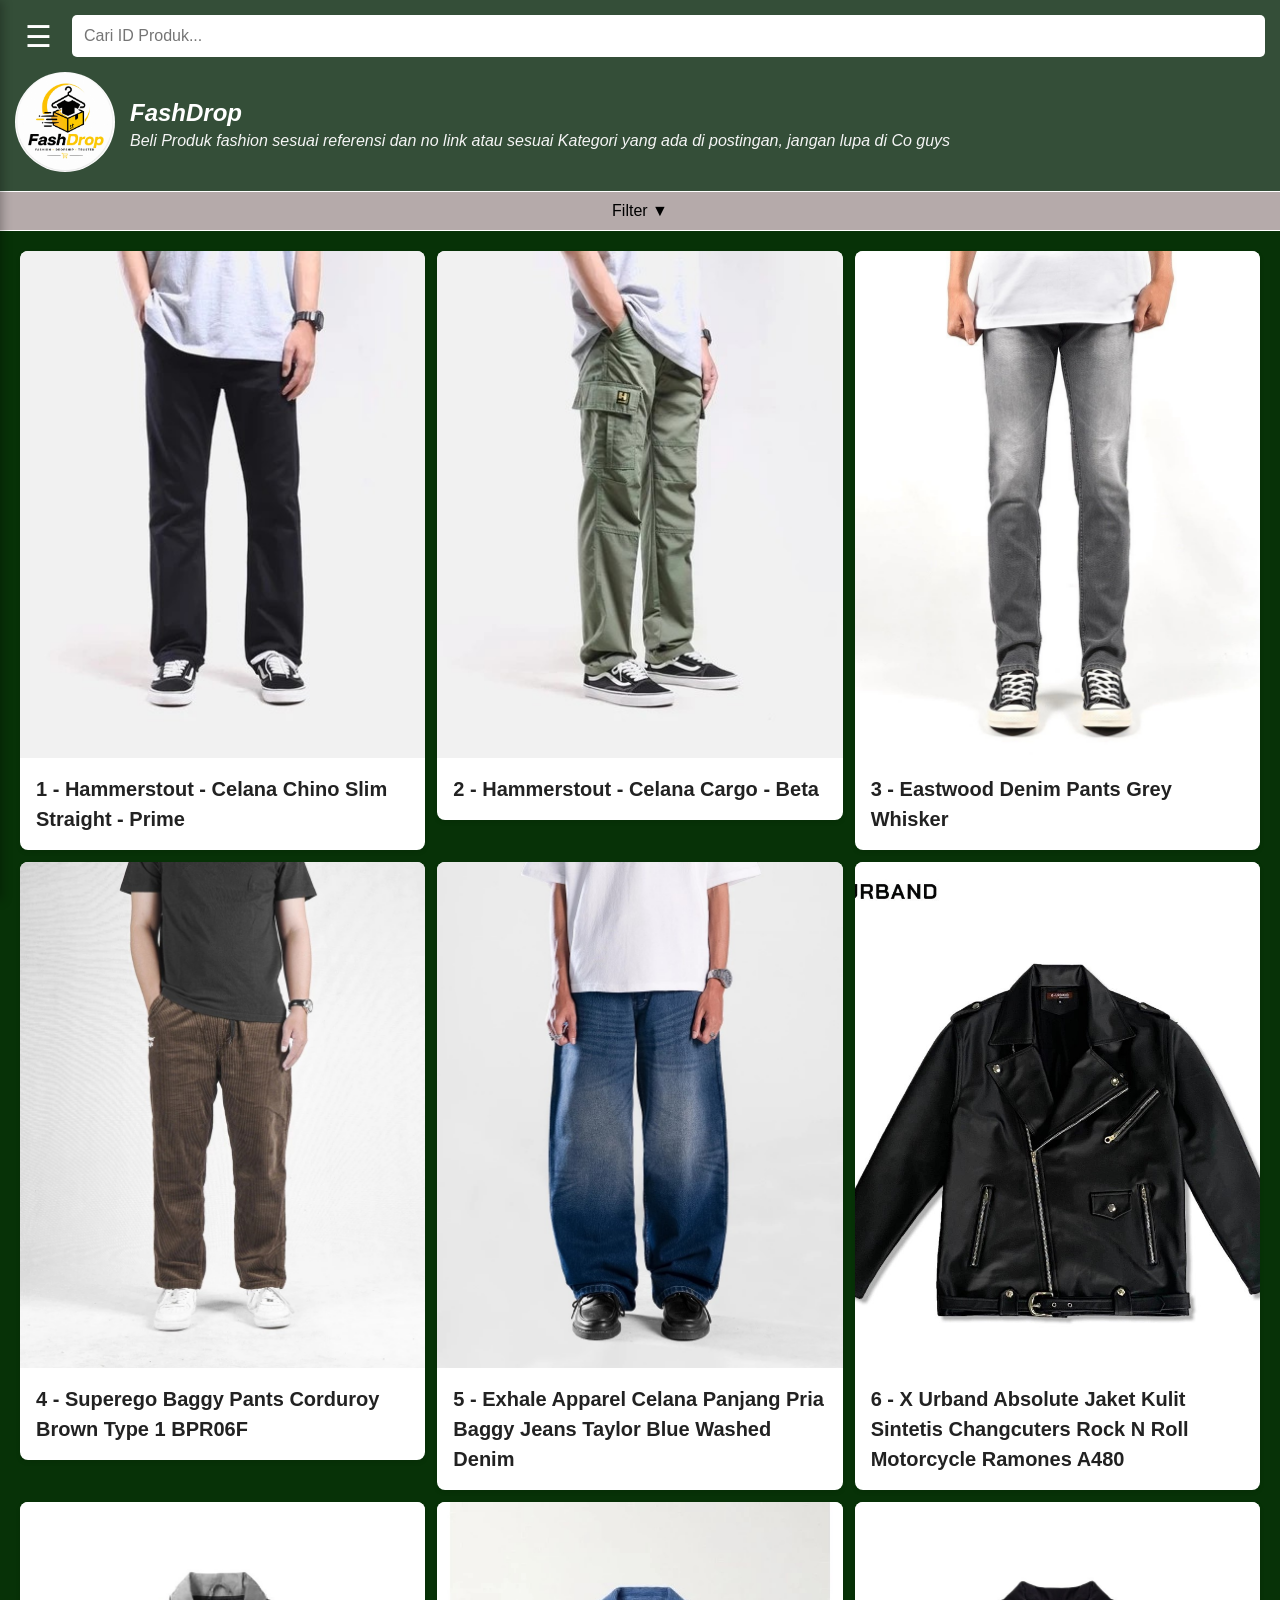
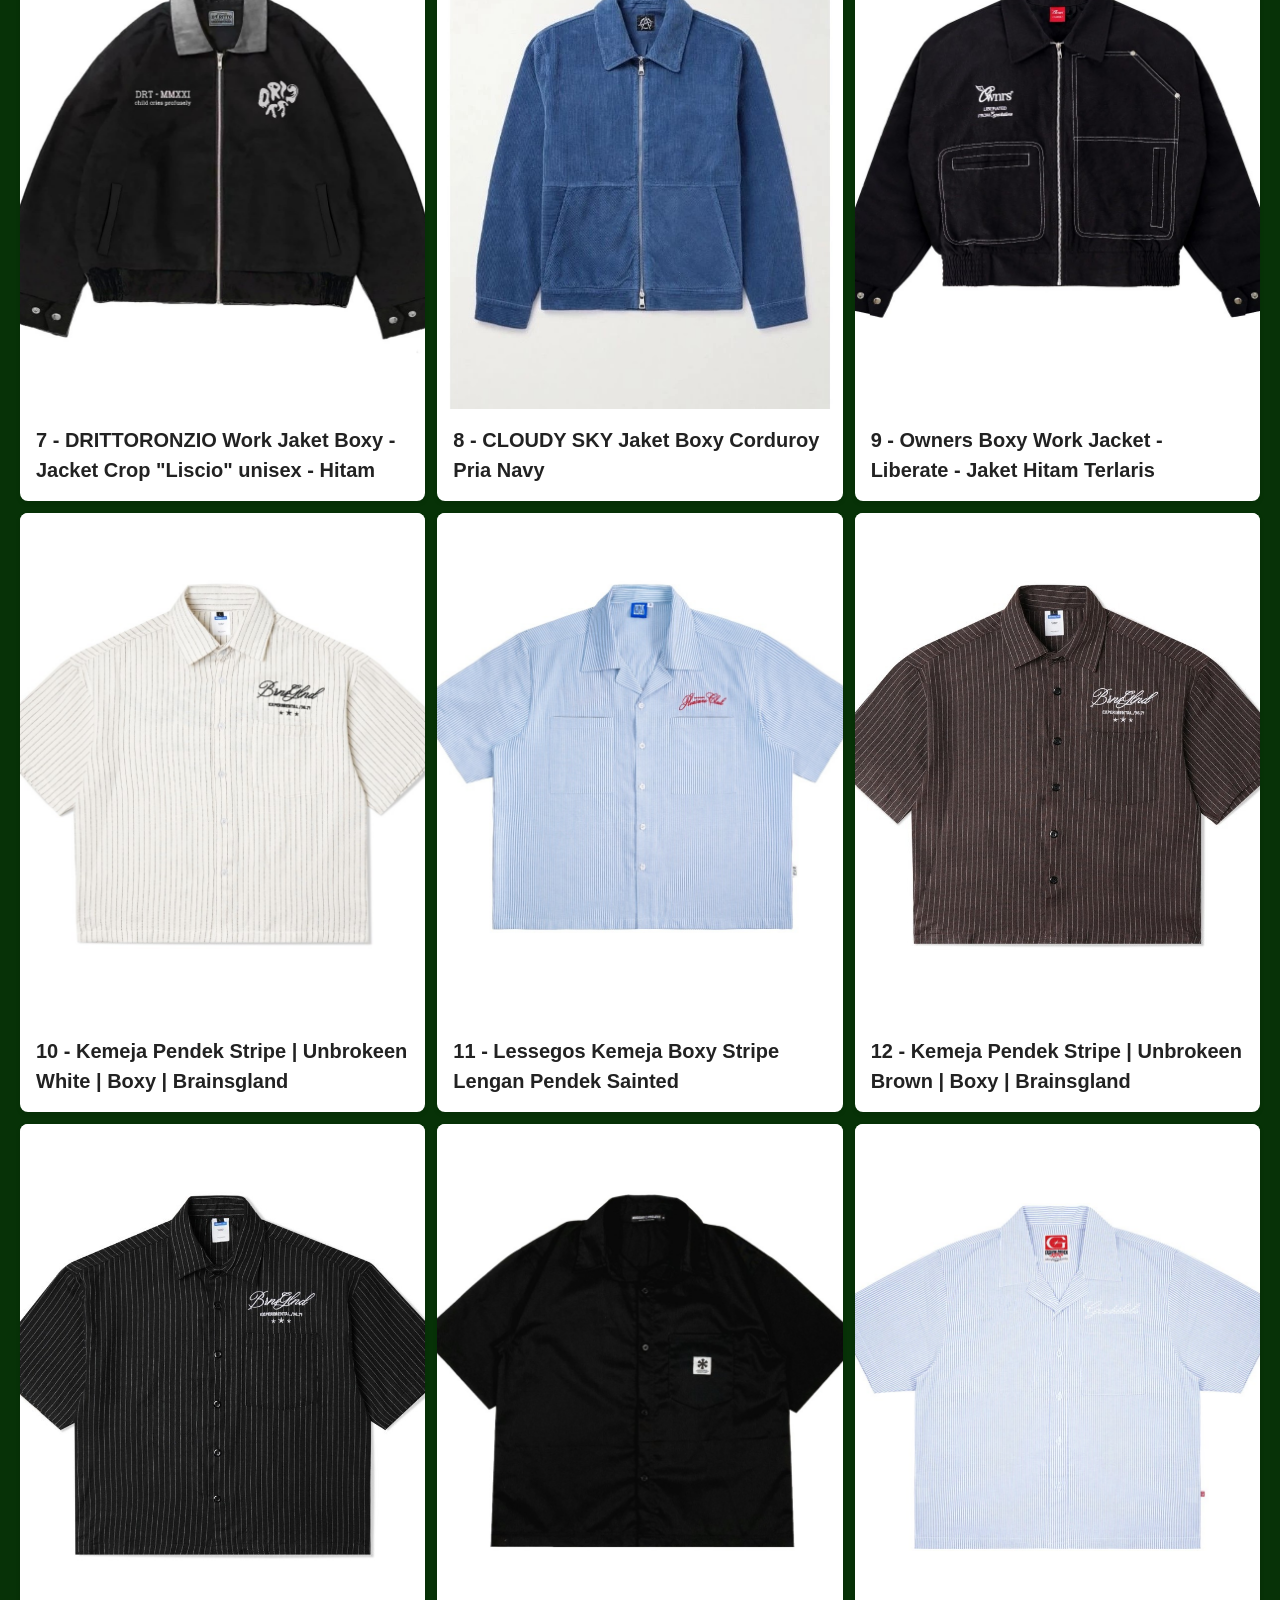
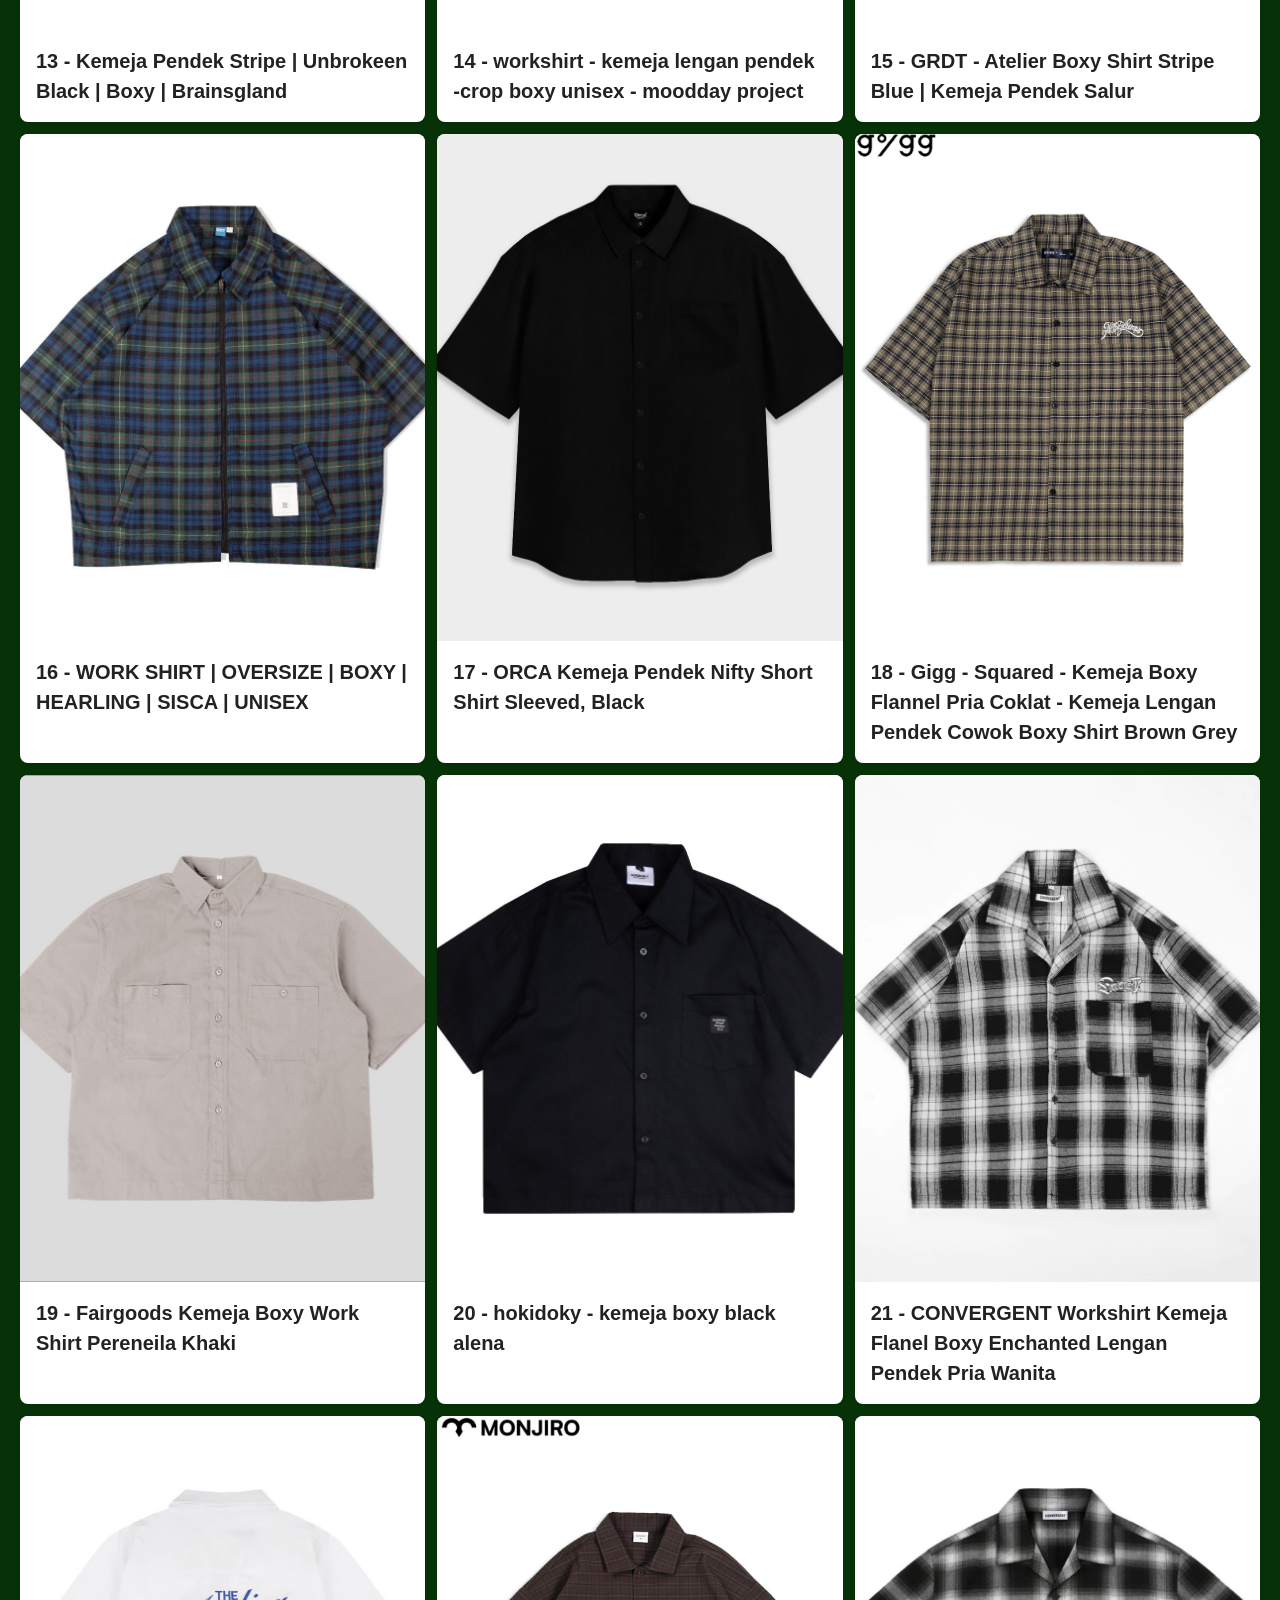
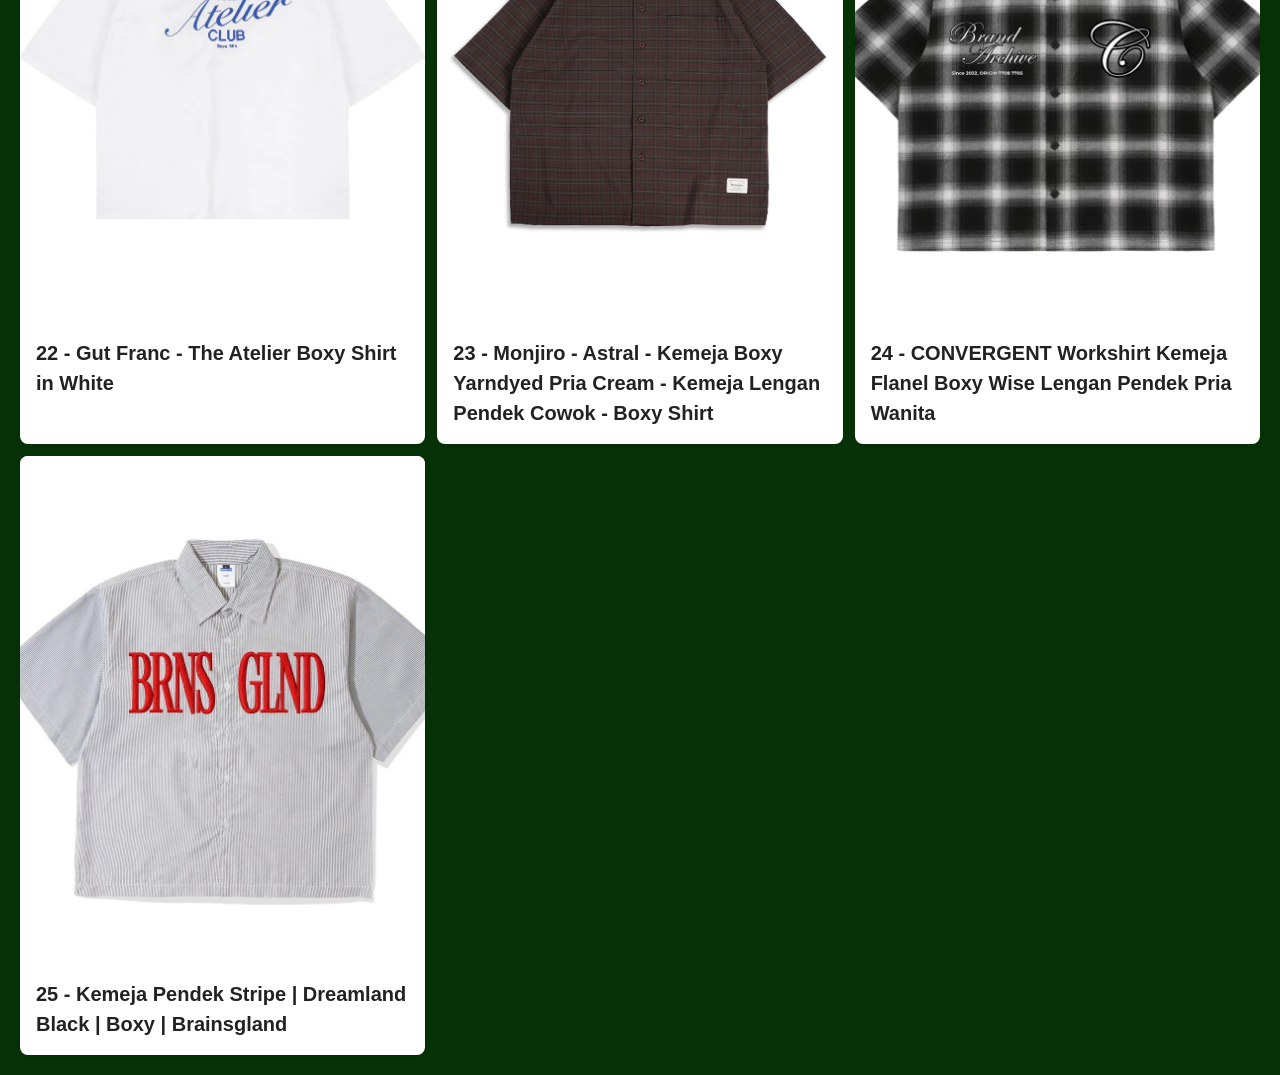
<file: index.html>
<!DOCTYPE html>
<html lang="id">

<head>
    <meta charset="UTF-8">
    <meta name="viewport" content="width=device-width, initial-scale=1.0">
    <title>FashDrop</title>

    <link rel="stylesheet" href="style css.css">
</head>

<body>

    <div id="overlay" class="overlay" onclick="closeSidebar()"></div>

    <div id="sidebar" class="sidebar">

        <div class="sidebar-header">

            <img src="foto_Benny Leonardo (1).jpg" alt="Logo">

            <h3>Admin</h3>

            <p>Benny Leonardo</p>

        </div>

        <div class="sidebar-menu">

            <a href="index.html">🏠 Home</a>

            <a href="admin.html">📊 Dashboard Admin</a>

            <a href="pesanan.html">📦 Pesanan Saya</a>

            <a href="#" onclick="openLogin()">🔑 Login</a>

        </div>

    </div>

    <div class="mobile-container">

        <header>

            <!-- Search -->
            <div class="search-container">

                <div class="menu-button" onclick="openSidebar()">
                    ☰
                </div>

                <div class="search-box">
                    <input type="text" id="searchInput" placeholder="Cari ID Produk...">
                </div>

            </div>

            <!-- Info Toko -->
            <div class="store-info">

                <div class="logo">
                    <img src="logo.png" alt="Logo">
                </div>

                <div class="store-content">
                    <div class="store-judul">
                        <h2>FashDrop</h2>
                    </div>

                    <div class="store-text">
                        <p>
                            Beli Produk fashion sesuai referensi dan no link atau sesuai
                            Kategori yang ada di postingan, jangan lupa di Co guys
                        </p>
                    </div>
                </div>

            </div>

        </header>

        <!-- FILTER -->
        <div class="filter-header" onclick="toggleFilter()">
            Filter ▼
        </div>

        <div class="filter-content" id="filterBox">

            <select id="kategoriFilter" onchange="filterProduk()">

                <option value="semua">Semua Kategori</option>

                <option value="kaos">Kaos</option>

                <option value="celana">Celana</option>

                <option value="jaket">Jaket</option>

            </select>

        </div>

        <!-- KONTEN -->
        <main>

            <div class="product-grid">

                <a href="detail 1.html">
                    <div class="product-card" data-kategori="celana">
                        <img src="produk no 1.png" alt="Produk 1">

                        <div class="product-info">
                            <h3>1 - Hammerstout - Celana Chino Slim Straight - Prime</h3>
                        </div>
                    </div>
                </a>

                <a href="detail 1.html">
                <div class="product-card" data-kategori="celana">
                    <img src="produk no 2.png" alt="Produk 2">

                    <div class="product-info">
                        <h3>2 - Hammerstout - Celana Cargo - Beta</h3>
                    </div>
                </div>
                </a>

                <a href="detail 1.html">
                <div class="product-card" data-kategori="celana">
                    <img src="produk no 3.png" alt="Produk 3">

                    <div class="product-info">
                        <h3>3 - Eastwood Denim Pants Grey Whisker</h3>
                    </div>
                </div>
                </a>

                <a href="detail 1.html">
                <div class="product-card" data-kategori="celana">
                    <img src="produk no 4.png" alt="Produk 4">

                    <div class="product-info">
                        <h3>4 - Superego Baggy Pants Corduroy Brown Type 1 BPR06F</h3>
                    </div>
                </div>
                </a>

                <a href="detail 1.html">
                <div class="product-card" data-kategori="celana">
                    <img src="produk no 5.png" alt="Produk 5">

                    <div class="product-info">
                        <h3>5 - Exhale Apparel Celana Panjang Pria Baggy Jeans Taylor Blue Washed Denim</h3>
                    </div>
                </div>
                </a>

                <a href="detail 2.html">
                <div class="product-card" data-kategori="jaket">
                    <img src="produk no 6.png" alt="Produk 6">

                    <div class="product-info">
                        <h3>6 - X Urband Absolute Jaket Kulit Sintetis Changcuters Rock N Roll Motorcycle Ramones A480
                        </h3>
                    </div>
                </div>
                </a>

                <a href="detail 2.html">
                    <div class="product-card" data-kategori="jaket">
                        <img src="produk no 7.png" alt="Produk 7">

                        <div class="product-info">
                            <h3>7 - DRITTORONZIO Work Jaket Boxy - Jacket Crop "Liscio" unisex - Hitam</h3>
                        </div>
                    </div>
                </a>

                <div class="product-card" data-kategori="jaket">
                    <img src="produk no 8.png" alt="Produk 8">

                    <div class="product-info">
                        <h3>8 - CLOUDY SKY Jaket Boxy Corduroy Pria Navy</h3>
                    </div>
                </div>

                <div class="product-card" data-kategori="jaket">
                    <img src="produk no 9.png" alt="Produk 9">

                    <div class="product-info">
                        <h3>9 - Owners Boxy Work Jacket - Liberate - Jaket Hitam Terlaris</h3>
                    </div>
                </div>

                <a href="detail.html">
                    <div class="product-card" data-kategori="kaos">
                        <img src="produk no 10.png" alt="Produk 10">

                        <div class="product-info">
                            <h3>10 - Kemeja Pendek Stripe | Unbrokeen White | Boxy | Brainsgland </h3>
                        </div>
                    </div>
                </a>

                <div class="product-card" data-kategori="kaos">
                    <img src="produk no 11.png" alt="Produk 11">

                    <div class="product-info">
                        <h3>11 - Lessegos Kemeja Boxy Stripe Lengan Pendek Sainted</h3>
                    </div>
                </div>

                <div class="product-card" data-kategori="kaos">
                    <img src="produk no 12.png" alt="Produk 12">

                    <div class="product-info">
                        <h3>12 - Kemeja Pendek Stripe | Unbrokeen Brown | Boxy | Brainsgland</h3>
                    </div>
                </div>

                <div class="product-card" data-kategori="kaos">
                    <img src="produk no 13.png" alt="Produk 13">

                    <div class="product-info">
                        <h3>13 - Kemeja Pendek Stripe | Unbrokeen Black | Boxy | Brainsgland</h3>
                    </div>
                </div>

                <div class="product-card" data-kategori="kaos">
                    <img src="produk no 14.png" alt="Produk 14">

                    <div class="product-info">
                        <h3>14 - workshirt - kemeja lengan pendek -crop boxy unisex - moodday project</h3>
                    </div>
                </div>

                <div class="product-card" data-kategori="kaos">
                    <img src="produk no 15.png" alt="Produk 15">

                    <div class="product-info">
                        <h3>15 - GRDT - Atelier Boxy Shirt Stripe Blue | Kemeja Pendek Salur</h3>
                    </div>
                </div>

                <div class="product-card" data-kategori="kaos">
                    <img src="produk no 16.png" alt="Produk 16">

                    <div class="product-info">
                        <h3>16 - WORK SHIRT | OVERSIZE | BOXY | HEARLING | SISCA | UNISEX</h3>
                    </div>
                </div>

                <div class="product-card" data-kategori="kaos">
                    <img src="produk no 17.png" alt="Produk 17">

                    <div class="product-info">
                        <h3>17 - ORCA Kemeja Pendek Nifty Short Shirt Sleeved, Black</h3>
                    </div>
                </div>

                <div class="product-card" data-kategori="kaos">
                    <img src="produk no 18.png" alt="Produk 18">

                    <div class="product-info">
                        <h3>18 - Gigg - Squared - Kemeja Boxy Flannel Pria Coklat - Kemeja Lengan Pendek Cowok Boxy
                            Shirt Brown Grey</h3>
                    </div>
                </div>

                <div class="product-card" data-kategori="kaos">
                    <img src="produk no 19.png" alt="Produk 19">

                    <div class="product-info">
                        <h3>19 - Fairgoods Kemeja Boxy Work Shirt Pereneila Khaki</h3>
                    </div>
                </div>

                <div class="product-card" data-kategori="kaos">
                    <img src="produk no 20.png" alt="Produk 20">

                    <div class="product-info">
                        <h3>20 - hokidoky - kemeja boxy black alena</h3>
                    </div>
                </div>

                <div class="product-card" data-kategori="kaos">
                    <img src="produk no 21.png" alt="Produk 21">

                    <div class="product-info">
                        <h3>21 - CONVERGENT Workshirt Kemeja Flanel Boxy Enchanted Lengan Pendek Pria Wanita</h3>
                    </div>
                </div>

                <div class="product-card" data-kategori="kaos">
                    <img src="produk no 22.png" alt="Produk 22">

                    <div class="product-info">
                        <h3>22 - Gut Franc - The Atelier Boxy Shirt in White</h3>
                    </div>
                </div>

                <div class="product-card" data-kategori="kaos">
                    <img src="produk no 23.png" alt="Produk 23">

                    <div class="product-info">
                        <h3>23 - Monjiro - Astral - Kemeja Boxy Yarndyed Pria Cream - Kemeja Lengan Pendek Cowok - Boxy
                            Shirt</h3>
                    </div>
                </div>

                <div class="product-card" data-kategori="kaos">
                    <img src="produk no 24.png" alt="Produk 24">

                    <div class="product-info">
                        <h3>24 - CONVERGENT Workshirt Kemeja Flanel Boxy Wise Lengan Pendek Pria Wanita</h3>
                    </div>
                </div>

                <div class="product-card" data-kategori="kaos">
                    <img src="produk no 25.png" alt="Produk 25">

                    <div class="product-info">
                        <h3>25 - Kemeja Pendek Stripe | Dreamland Black | Boxy | Brainsgland</h3>
                    </div>
                </div>

            </div>

        </main>


        <!-- Overlay -->
        <div id="loginOverlay" class="login-overlay">

            <div class="login-box">

                <span class="close" onclick="closeLogin()">&times;</span>

                <!-- LOGIN -->
                <div id="loginForm">

                    <h2>Login</h2>

                    <input type="email" placeholder="Masukkan Email">

                    <input type="password" placeholder="Masukkan Password">

                    <button class="btn-login">
                        Masuk
                    </button>

                    <p class="switch-text">
                        Belum punya akun?
                        <a href="#" onclick="showRegister(event)">
                            Daftar
                        </a>
                    </p>

                </div>

                <!-- REGISTER -->
                <div id="registerForm" style="display:none;">

                    <h2>Daftar Akun</h2>

                    <input type="text" placeholder="Nama Lengkap">

                    <input type="email" placeholder="Email">

                    <input type="password" placeholder="Password">

                    <input type="password" placeholder="Konfirmasi Password">

                    <button class="btn-login">
                        Daftar
                    </button>

                    <p class="switch-text">
                        Sudah punya akun?
                        <a href="#" onclick="showLogin(event)">
                            Login
                        </a>
                    </p>

                </div>

            </div>

        </div>


        <script>

            // ============================
            // BUKA / TUTUP FILTER
            // ============================

            function toggleFilter() {

                let box = document.getElementById("filterBox");

                if (box.style.display === "block") {
                    box.style.display = "none";
                } else {
                    box.style.display = "block";
                }

            }

            // ============================
            // SEARCH + FILTER
            // ============================

            function filterProduk() {

                const keyword = document.getElementById("searchInput").value.toLowerCase().trim();

                const kategori = document.getElementById("kategoriFilter").value;

                const produk = document.querySelectorAll(".product-card");

                let adaProduk = false;

                produk.forEach(function (item) {

                    const namaProduk = item.querySelector("h3").textContent.toLowerCase();

                    const kategoriProduk = item.getAttribute("data-kategori");

                    const cocokNama = namaProduk.includes(keyword);

                    const cocokKategori =
                        kategori === "semua" ||
                        kategori === kategoriProduk;

                    if (cocokNama && cocokKategori) {

                        item.style.display = "block";
                        adaProduk = true;

                    } else {

                        item.style.display = "none";

                    }

                });

                // Pesan jika tidak ada produk
                let pesan = document.getElementById("tidakAdaProduk");

                if (!pesan) {

                    pesan = document.createElement("p");
                    pesan.id = "tidakAdaProduk";
                    pesan.style.textAlign = "center";
                    pesan.style.padding = "20px";
                    pesan.style.color = "white";
                    pesan.innerHTML = "Produk tidak ditemukan.";

                    document.querySelector("main").appendChild(pesan);

                }

                pesan.style.display = adaProduk ? "none" : "block";

            }

            // ============================
            // SEARCH REALTIME
            // ============================

            document.getElementById("searchInput").addEventListener("keyup", filterProduk);

            // ============================
            // SIDEBAR
            // ============================

            function openSidebar() {

                document.getElementById("sidebar").classList.add("active");
                document.getElementById("overlay").classList.add("active");

            }

            function closeSidebar() {

                document.getElementById("sidebar").classList.remove("active");
                document.getElementById("overlay").classList.remove("active");

            }


            function openLogin() {

                document.getElementById("loginOverlay").style.display = "flex";

            }

            function closeLogin() {

                document.getElementById("loginOverlay").style.display = "none";

            }

            function showRegister(event) {

                event.preventDefault();

                document.getElementById("loginForm").style.display = "none";
                document.getElementById("registerForm").style.display = "block";

            }

            function showLogin(event) {

                event.preventDefault();

                document.getElementById("registerForm").style.display = "none";
                document.getElementById("loginForm").style.display = "block";

            }

            window.onclick = function (e) {

                if (e.target == document.getElementById("loginOverlay")) {

                    closeLogin();

                }

            }


        </script>


    </div>

</body>

</html>
</file>
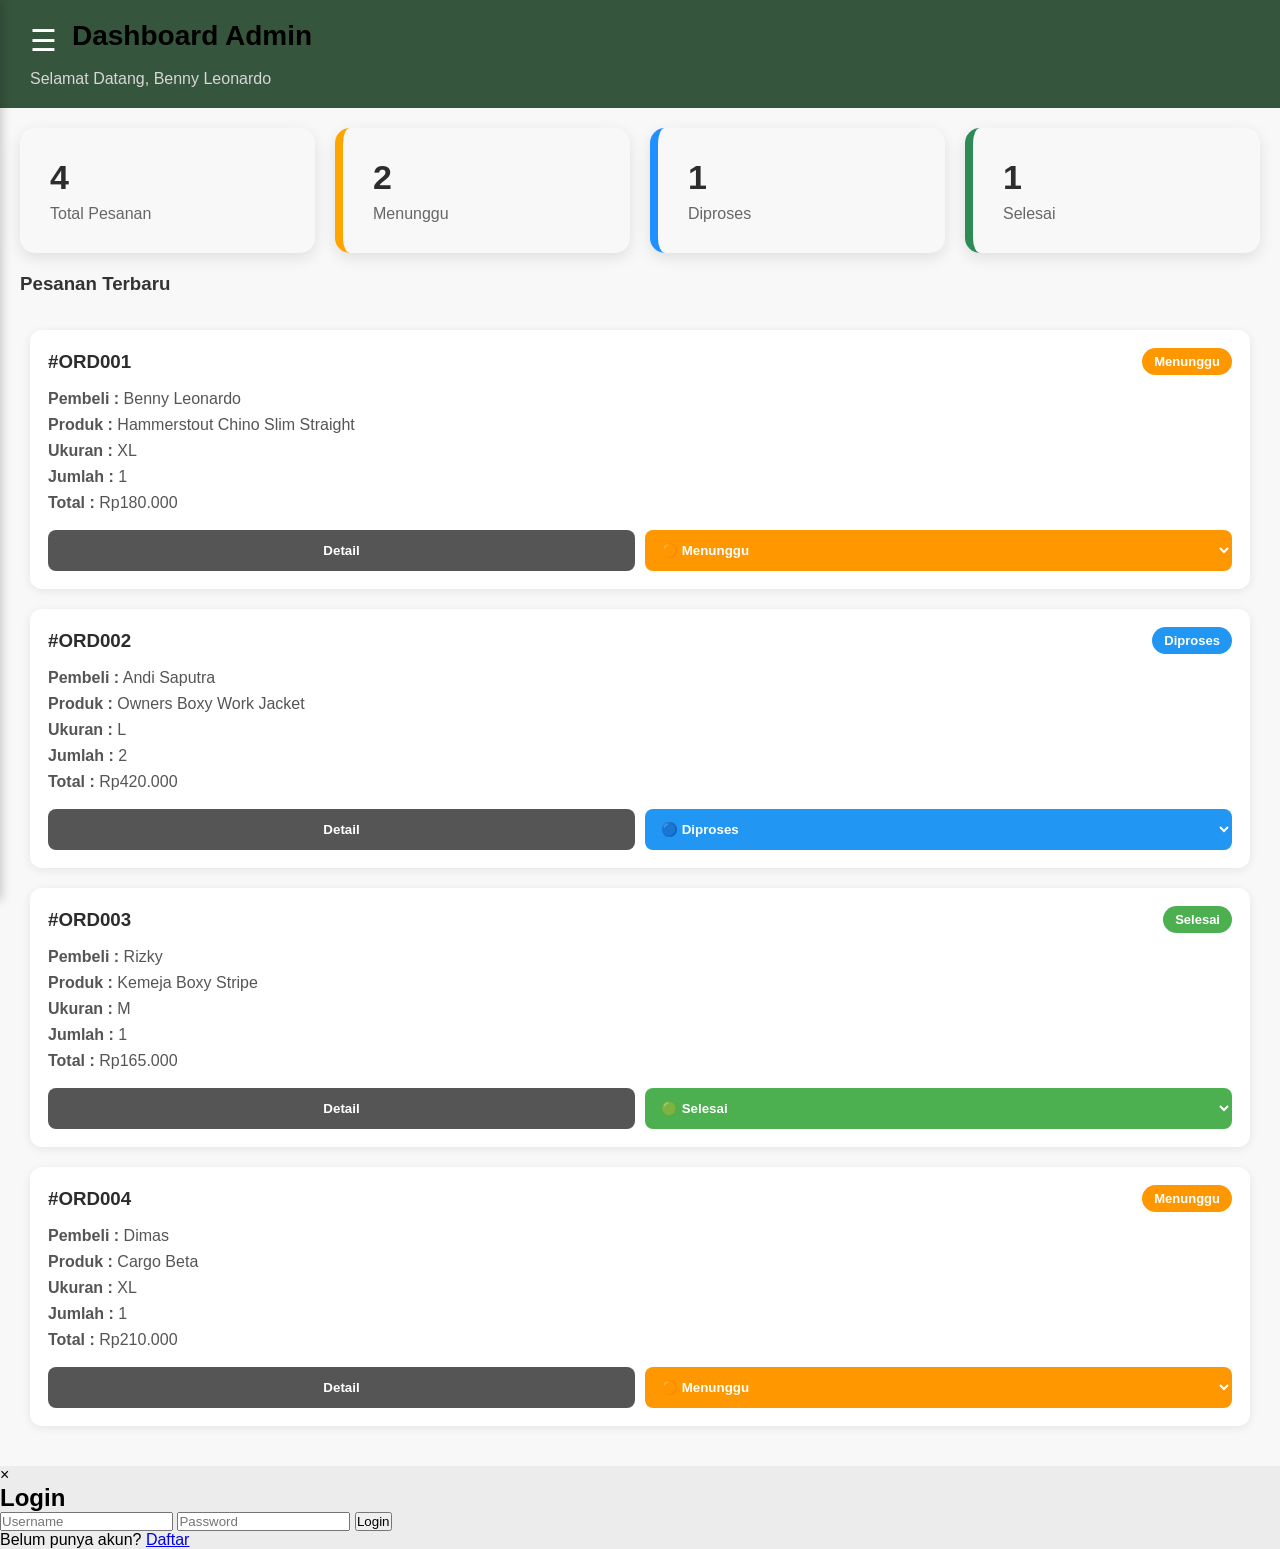
<file: admin.html>
<!DOCTYPE html>
<html lang="id">

<head>
    <meta charset="UTF-8">
    <meta name="viewport" content="width=device-width, initial-scale=1.0">
    <title>Dashboard Admin - FashDrop</title>

    <link rel="stylesheet" href="admin.css">
</head>

<body>

    <div id="overlay" class="overlay" onclick="closeSidebar()"></div>

    <div id="sidebar" class="sidebar">

        <div class="sidebar-header">

            <img src="foto_Benny Leonardo (1).jpg" alt="Logo">

            <h3>Admin</h3>

            <p>Benny Leonardo</p>

        </div>

        <div class="sidebar-menu">

            <a href="index.html">🏠 beranda</a>

            <a href="profile.html">👤 Profile</a>

            <a href="utama.html">📖 produk</a>

            <a href="admin.html">📊 Dashboard Admin</a>

            <a href="pesanan.html">📦 Pesanan Saya</a>

            <a href="#" onclick="openLogin()">🔑 Login</a>

        </div>

    </div>

    <div class="mobile-container">

        <!-- HEADER -->
        <header>

    <div class="header-top">

        <span class="menu-button" onclick="toggleMenu()">
            ☰
        </span>

        <h2>Dashboard Admin</h2>

    </div>

    <p>Selamat Datang, Benny Leonardo</p>

</header>

        <!-- STATISTIK -->

        <section class="dashboard">

            <div class="card-stat">
                <h3 id="totalPesanan">4</h3>
                <p>Total Pesanan</p>
            </div>

            <div class="card-stat orange">
                <h3 id="totalMenunggu">2</h3>
                <p>Menunggu</p>
            </div>

            <div class="card-stat blue">
                <h3 id="totalDiproses">1</h3>
                <p>Diproses</p>
            </div>

            <div class="card-stat green">
                <h3 id="totalSelesai">1</h3>
                <p>Selesai</p>
            </div>

        </section>

        <!-- JUDUL -->

        <div class="judul">

            <h3>Pesanan Terbaru</h3>

        </div>

        <!-- DAFTAR PESANAN -->

        <section class="order-list">

            <!-- PESANAN 1 -->

            <div class="order-card">

                <div class="order-header">

                    <h3>#ORD001</h3>

                    <span class="status waiting">
                        Menunggu
                    </span>

                </div>

                <p><b>Pembeli :</b> Benny Leonardo</p>

                <p><b>Produk :</b> Hammerstout Chino Slim Straight</p>

                <p><b>Ukuran :</b> XL</p>

                <p><b>Jumlah :</b> 1</p>

                <p><b>Total :</b> Rp180.000</p>

                <div class="button-group">

                    <button class="detail" onclick="window.location.href='detail-pembayaran.html'">
                        Detail
                    </button>

                    <select class="status-btn" onchange="ubahStatus(this)">

                        <option value="waiting">🟠 Menunggu</option>

                        <option value="process">🔵 Diproses</option>

                        <option value="kirim">🟣 Dikirim</option>

                        <option value="finish">🟢 Selesai</option>

                    </select>

                </div>

            </div>

            <!-- PESANAN 2 -->

            <div class="order-card">

                <div class="order-header">

                    <h3>#ORD002</h3>

                    <span class="status process">

                        Diproses

                    </span>

                </div>

                <p><b>Pembeli :</b> Andi Saputra</p>

                <p><b>Produk :</b> Owners Boxy Work Jacket</p>

                <p><b>Ukuran :</b> L</p>

                <p><b>Jumlah :</b> 2</p>

                <p><b>Total :</b> Rp420.000</p>

                <div class="button-group">

                    <button class="detail">
                        Detail
                    </button>

                    <select class="status-btn process" onchange="ubahStatus(this)">

                        <option value="waiting">🟠 Menunggu</option>
                        <option value="process" selected>🔵 Diproses</option>
                        <option value="kirim">🟣 Dikirim</option>
                        <option value="finish">🟢 Selesai</option>

                    </select>

                </div>

            </div>

            <!-- PESANAN 3 -->

            <div class="order-card">

                <div class="order-header">

                    <h3>#ORD003</h3>

                    <span class="status finish">

                        Selesai

                    </span>

                </div>

                <p><b>Pembeli :</b> Rizky</p>

                <p><b>Produk :</b> Kemeja Boxy Stripe</p>

                <p><b>Ukuran :</b> M</p>

                <p><b>Jumlah :</b> 1</p>

                <p><b>Total :</b> Rp165.000</p>

                <div class="button-group">

                    <button class="detail">
                        Detail
                    </button>

                    <select class="status-btn finish" onchange="ubahStatus(this)">

                        <option value="waiting">🟠 Menunggu</option>
                        <option value="process">🔵 Diproses</option>
                        <option value="kirim">🟣 Dikirim</option>
                        <option value="finish" selected>🟢 Selesai</option>

                    </select>

                </div>

            </div>

            <!-- PESANAN 4 -->

            <div class="order-card">

                <div class="order-header">

                    <h3>#ORD004</h3>

                    <span class="status waiting">

                        Menunggu

                    </span>

                </div>

                <p><b>Pembeli :</b> Dimas</p>

                <p><b>Produk :</b> Cargo Beta</p>

                <p><b>Ukuran :</b> XL</p>

                <p><b>Jumlah :</b> 1</p>

                <p><b>Total :</b> Rp210.000</p>

                <div class="button-group">

                    <button class="detail">
                        Detail
                    </button>

                    <select class="status-btn waiting" onchange="ubahStatus(this)">

                        <option value="waiting" selected>🟠 Menunggu</option>
                        <option value="process">🔵 Diproses</option>
                        <option value="kirim">🟣 Dikirim</option>
                        <option value="finish">🟢 Selesai</option>

                    </select>

                </div>

            </div>

        </section>

    </div>

    <div id="loginOverlay" class="login-overlay">

        <div class="login-box">

            <span class="close" onclick="closeLogin()">&times;</span>

            <div id="loginForm">

                <h2>Login</h2>

                <input type="text" placeholder="Username">

                <input type="password" placeholder="Password">

                <button class="btn-login">

                    Login

                </button>

                <div class="switch-text">

                    Belum punya akun?

                    <a href="#" onclick="showRegister(event)">

                        Daftar

                    </a>

                </div>

            </div>

            <div id="registerForm" style="display:none;">

                <h2>Daftar</h2>

                <input type="text" placeholder="Nama">

                <input type="email" placeholder="Email">

                <input type="password" placeholder="Password">

                <button class="btn-login">

                    Daftar

                </button>

                <div class="switch-text">

                    Sudah punya akun?

                    <a href="#" onclick="showLogin(event)">

                        Login

                    </a>

                </div>

            </div>

        </div>

    </div>

    <script>

        function closeSidebar() {

    document.querySelector(".sidebar").classList.remove("active");
    document.querySelector(".overlay").classList.remove("active");

}

        function toggleMenu(){

    document.querySelector(".sidebar").classList.toggle("active");

    document.querySelector(".overlay").classList.toggle("active");

}

        // ==========================
        // UPDATE DASHBOARD
        // ==========================

        function updateDashboard() {

            const semuaStatus = document.querySelectorAll(".status");

            let totalPesanan = semuaStatus.length;
            let menunggu = 0;
            let diproses = 0;
            let selesai = 0;

            semuaStatus.forEach(function (item) {

                let status = item.textContent.trim();

                if (status === "Menunggu") {
                    menunggu++;
                }

                else if (status === "Diproses" || status === "Dikirim") {
                    diproses++;
                }

                else if (status === "Selesai") {
                    selesai++;
                }

            });

            document.getElementById("totalPesanan").textContent = totalPesanan;
            document.getElementById("totalMenunggu").textContent = menunggu;
            document.getElementById("totalDiproses").textContent = diproses;
            document.getElementById("totalSelesai").textContent = selesai;

        }

        // ==========================
        // UBAH STATUS PESANAN
        // ==========================

        function ubahStatus(select) {

            const card = select.closest(".order-card");
            const badge = card.querySelector(".status");

            // Reset class badge
            badge.classList.remove(
                "waiting",
                "process",
                "kirim",
                "finish"
            );

            // Reset class dropdown
            select.classList.remove(
                "waiting",
                "process",
                "kirim",
                "finish"
            );

            switch (select.value) {

                case "waiting":

                    badge.textContent = "Menunggu";
                    badge.classList.add("waiting");
                    select.classList.add("waiting");

                    break;

                case "process":

                    badge.textContent = "Diproses";
                    badge.classList.add("process");
                    select.classList.add("process");

                    break;

                case "kirim":

                    badge.textContent = "Dikirim";
                    badge.classList.add("kirim");
                    select.classList.add("kirim");

                    break;

                case "finish":

                    badge.textContent = "Selesai";
                    badge.classList.add("finish");
                    select.classList.add("finish");

                    break;

            }

            // Update statistik
            updateDashboard();

        }

        // ==========================
        // SAAT HALAMAN DIBUKA
        // ==========================

        window.onload = function () {

            // Memberi warna awal pada setiap dropdown
            document.querySelectorAll(".status-btn").forEach(function (select) {

                select.classList.add(select.value);

            });

            // Hitung statistik pertama kali
            updateDashboard();

        };

        function openLogin() {
            document.getElementById("loginOverlay").style.display = "flex";
        }

        function closeLogin() {
            document.getElementById("loginOverlay").style.display = "none";
        }

        function showRegister(event) {
            event.preventDefault();

            document.getElementById("loginForm").style.display = "none";
            document.getElementById("registerForm").style.display = "block";
        }

        function showLogin(event) {
            event.preventDefault();

            document.getElementById("registerForm").style.display = "none";
            document.getElementById("loginForm").style.display = "block";
        }

        window.onclick = function (e) {

            if (e.target == document.getElementById("loginOverlay"))
                closeLogin();
        }

    </script>

</body>

</html>
</file>
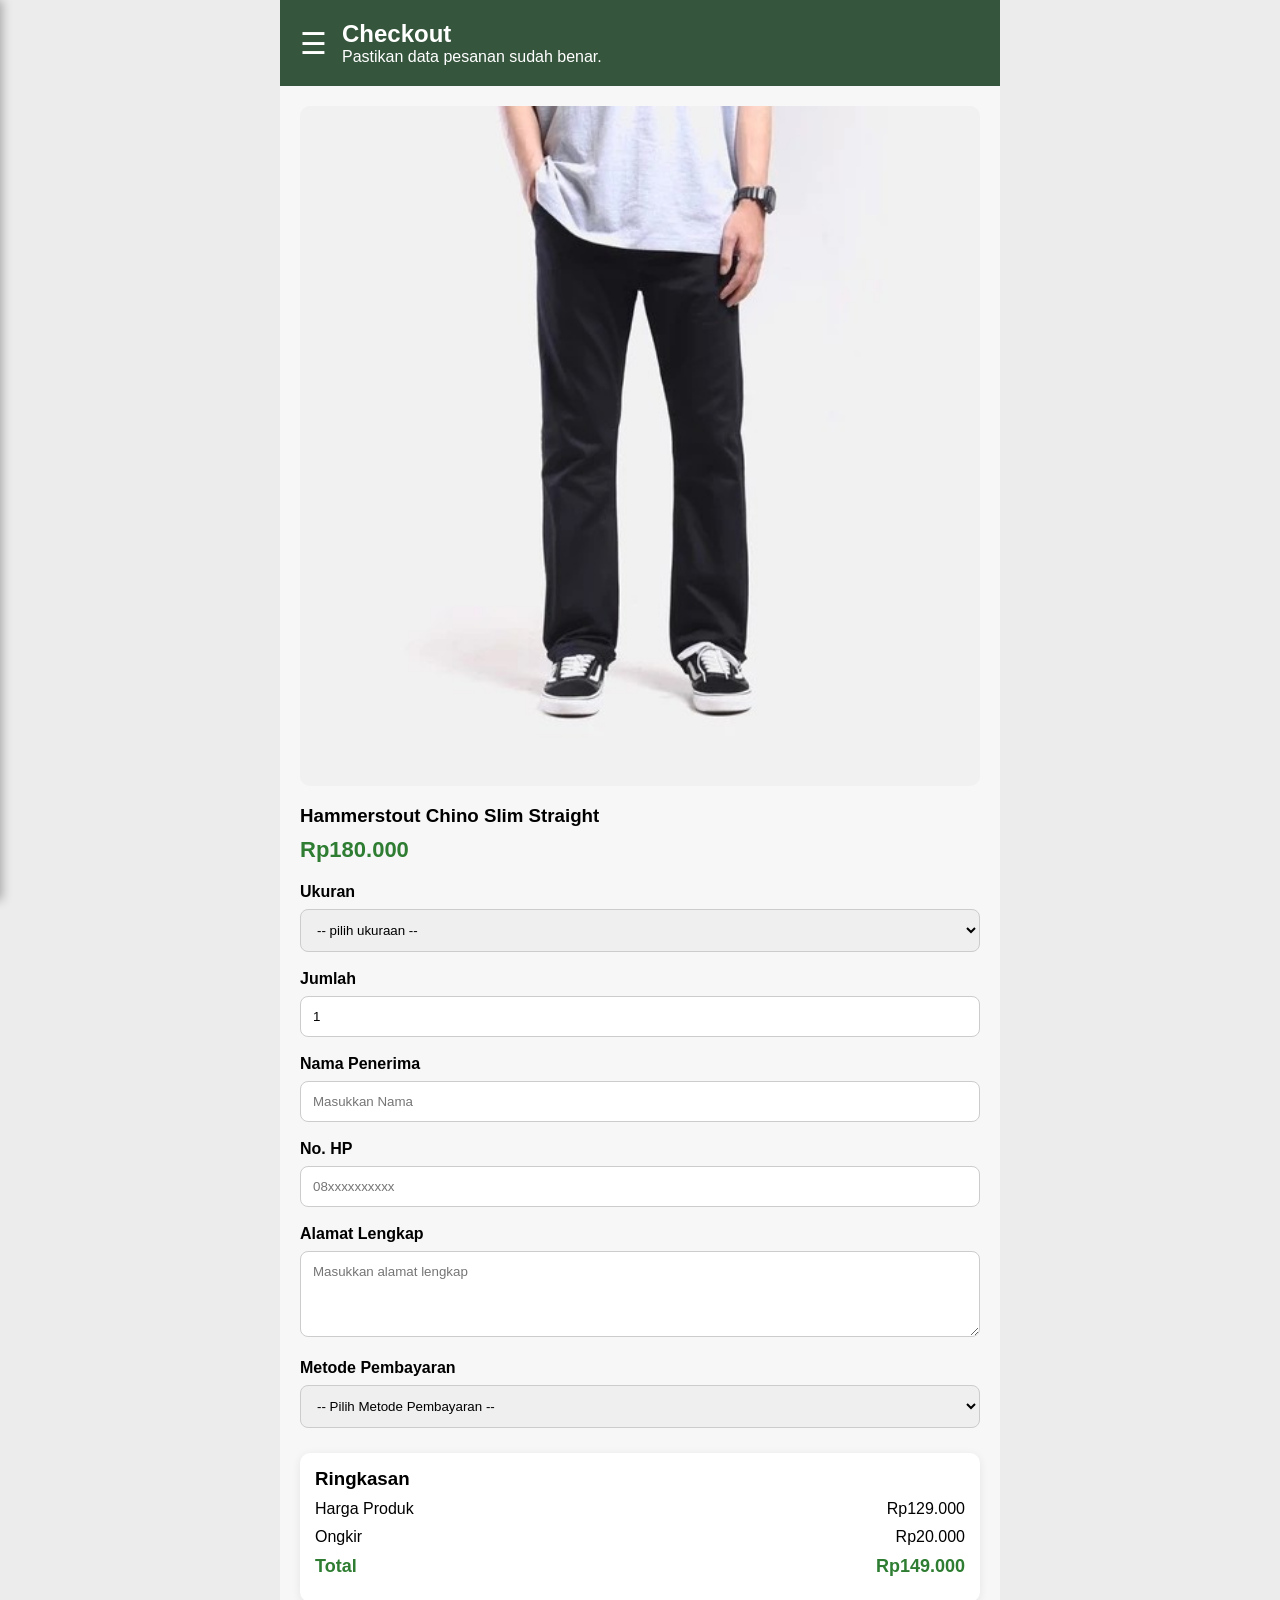
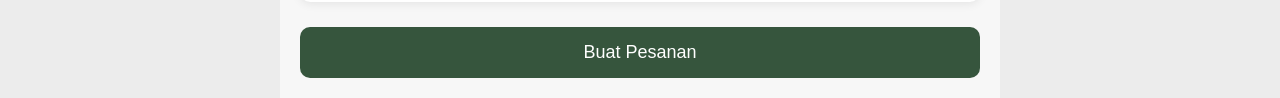
<file: chekout.html>
<!DOCTYPE html>
<html lang="id">

<head>

    <meta charset="UTF-8">

    <meta name="viewport" content="width=device-width, initial-scale=1.0">

    <title>Checkout - FashDrop</title>

    <link rel="stylesheet" href="chekout.css">

</head>

<body>

    <!-- Overlay -->
    <div id="overlay" class="overlay" onclick="closeSidebar()"></div>

    <!-- Sidebar -->
    <div id="sidebar" class="sidebar">

        <div class="sidebar-header">

            <img src="foto_Benny Leonardo (1).jpg">

            <h3>Customer</h3>

            <p>Benny Leonardo</p>

        </div>

        <div class="sidebar-menu">

            <a href="index.html">🏠 beranda</a>

            <a href="profile.html">👤 Profile</a>

            <a href="utama.html">📖 produk</a>

            <a href="pesanan.html">📦 Pesanan Saya</a>

            <a href="profile.html">👤 Profile</a>

            <a href="#">🚪 Logout</a>

        </div>

    </div>

    <div class="mobile-container">

        <header>

            <div class="header-top">

                <div class="menu-button" onclick="openSidebar()">
                    ☰
                </div>

                <div>

                    <h2>Checkout</h2>

                    <p>Pastikan data pesanan sudah benar.</p>

                </div>

            </div>

        </header>

        <section class="checkout">

            <img src="produk no 1.png" class="produk-img">

            <h3>Hammerstout Chino Slim Straight</h3>

            <p class="harga">Rp180.000</p>

            <label>Ukuran</label>

            <select id="ukuran">

                <option value="">-- pilih ukuraan --</option>

                <option>S</option>

                <option>M</option>

                <option>L</option>

                <option>XL</option>

            </select>

            <label>Jumlah</label>

            <input type="number" id="jumlah" value="1" min="1">

            <label>Nama Penerima</label>

            <input type="text" id="nama" placeholder="Masukkan Nama">

            <label>No. HP</label>

            <input type="text" id="nohp" placeholder="08xxxxxxxxxx">

            <label>Alamat Lengkap</label>

            <textarea id="alamat" rows="4" placeholder="Masukkan alamat lengkap"></textarea>

            <label>Metode Pembayaran</label>

            <select id="metodePembayaran">

                <option value="">-- Pilih Metode Pembayaran --</option>

                <option>Transfer Bank</option>

                <option>QRIS</option>

                <option>COD</option>

            </select>

            <div class="ringkasan">

                <h3>Ringkasan</h3>

                <div class="row">

                    <span>Harga Produk</span>

                    <span>Rp129.000</span>

                </div>

                <div class="row">

                    <span>Ongkir</span>

                    <span>Rp20.000</span>

                </div>

                <div class="row total">

                    <span>Total</span>

                    <span>Rp149.000</span>

                </div>

            </div>

            <button class="checkout-btn" onclick="buatPesanan()">
                Buat Pesanan
            </button>

        </section>

    </div>

    <script>

    function openSidebar() {

        document.getElementById("sidebar").classList.add("active");

        document.getElementById("overlay").classList.add("active");

    }

    function closeSidebar() {

        document.getElementById("sidebar").classList.remove("active");

        document.getElementById("overlay").classList.remove("active");

    }

    function buatPesanan() {

        const ukuran = document.getElementById("ukuran");
        const jumlah = document.getElementById("jumlah");
        const nama = document.getElementById("nama");
        const nohp = document.getElementById("nohp");
        const alamat = document.getElementById("alamat");
        const pembayaran = document.getElementById("metodePembayaran");

        // Validasi ukuran
        if (ukuran.value === "") {

            alert("Silakan pilih ukuran produk.");
            ukuran.focus();
            return;

        }

        // Validasi jumlah
        if (jumlah.value === "" || parseInt(jumlah.value) < 1) {

            alert("Jumlah produk harus minimal 1.");
            jumlah.focus();
            return;

        }

        // Validasi nama penerima
        if (nama.value.trim() === "") {

            alert("Nama penerima wajib diisi.");
            nama.focus();
            return;

        }

        // Validasi nomor HP
        if (nohp.value.trim() === "") {

            alert("Nomor HP wajib diisi.");
            nohp.focus();
            return;

        }

        // Nomor HP hanya angka
        if (!/^[0-9]+$/.test(nohp.value.trim())) {

            alert("Nomor HP hanya boleh berisi angka.");
            nohp.focus();
            return;

        }

        // Panjang nomor HP
        if (nohp.value.trim().length < 10 || nohp.value.trim().length > 15) {

            alert("Nomor HP harus terdiri dari 10 sampai 15 digit.");
            nohp.focus();
            return;

        }

        // Validasi alamat
        if (alamat.value.trim() === "") {

            alert("Alamat lengkap wajib diisi.");
            alamat.focus();
            return;

        }

        // Validasi metode pembayaran
        if (pembayaran.value === "") {

            alert("Silakan pilih metode pembayaran.");
            pembayaran.focus();
            return;

        }

        // Jika semua valid
        if (pembayaran.value === "QRIS") {

            window.location.href = "detail-pembayaran.html";

        }

        else if (pembayaran.value === "Transfer Bank") {

            window.location.href = "detail-pembayaran.html";

        }

        else {

            alert("Pesanan berhasil dibuat!");

            window.location.href = "pesanan.html";

        }

    }

</script>

</body>

</html>
</file>
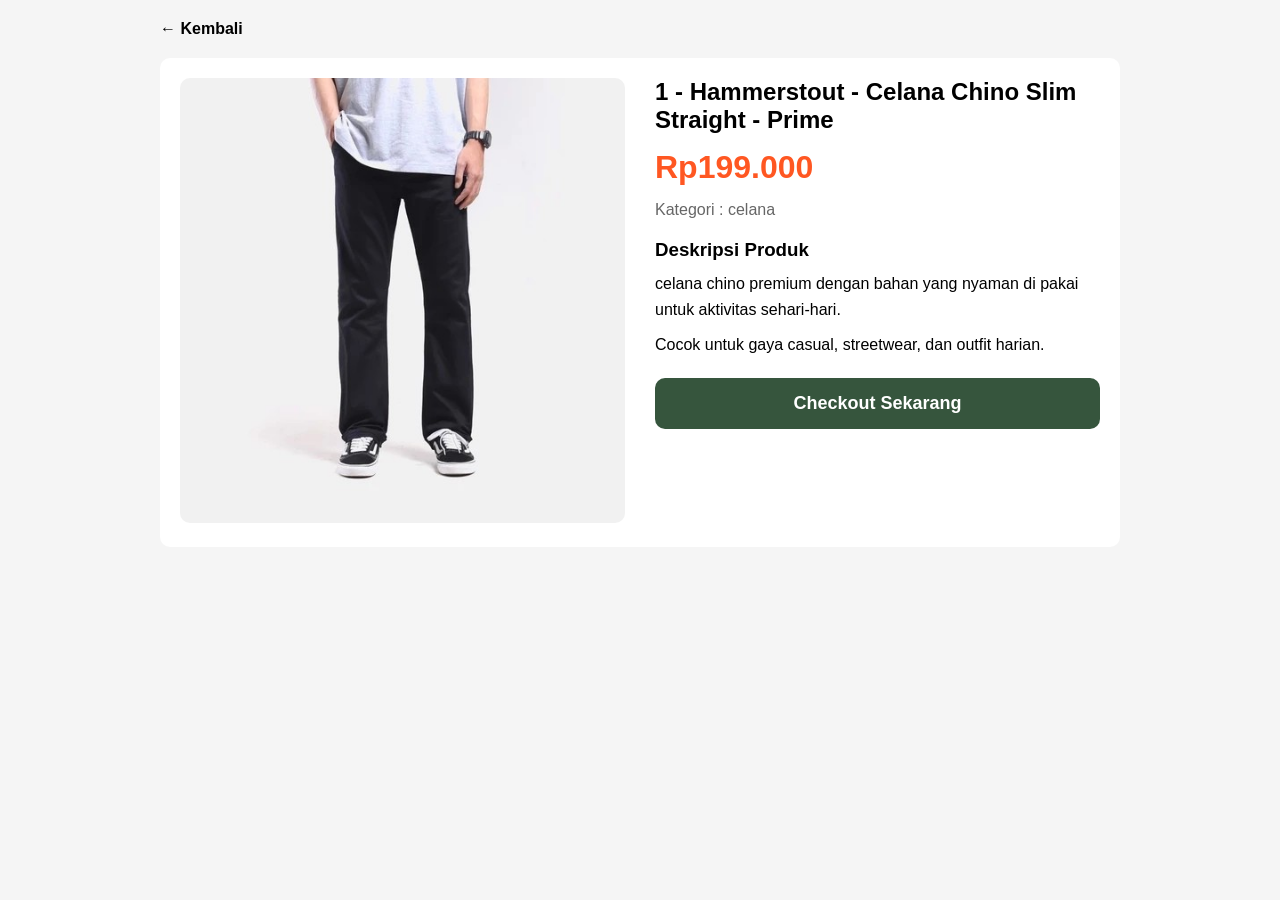
<file: detail 1.html>
<!DOCTYPE html>
<html lang="id">

<head>
    <meta charset="UTF-8">
    <meta name="viewport" content="width=device-width, initial-scale=1.0">
    <title>Detail Produk - FashDrop</title>
    <link rel="stylesheet" href="detail.css">
</head>

<body>

    <div class="container">

        <a href="index.html" class="back-btn">← Kembali</a>

        <div class="detail-produk">

            <div class="gambar-produk">
                <img src="produk no 1.png" alt="Produk">
            </div>

            <div class="info-produk">

                <h1>
                    1 - Hammerstout - Celana Chino Slim Straight - Prime
                </h1>

                <div class="harga">
                    Rp199.000
                </div>

                <div class="kategori">
                    Kategori : celana
                </div>

                <div class="deskripsi">
                    <h3>Deskripsi Produk</h3>

                    <p>
                        celana chino premium dengan bahan yang nyaman di pakai
                        untuk aktivitas sehari-hari.
                    </p>

                    <p>
                        Cocok untuk gaya casual, streetwear, dan outfit harian.
                    </p>
                </div>

                <a href="chekout.html" class="checkout-btn">
                    Checkout Sekarang
                </a>

            </div>

        </div>

    </div>

</body>

</html>
</file>
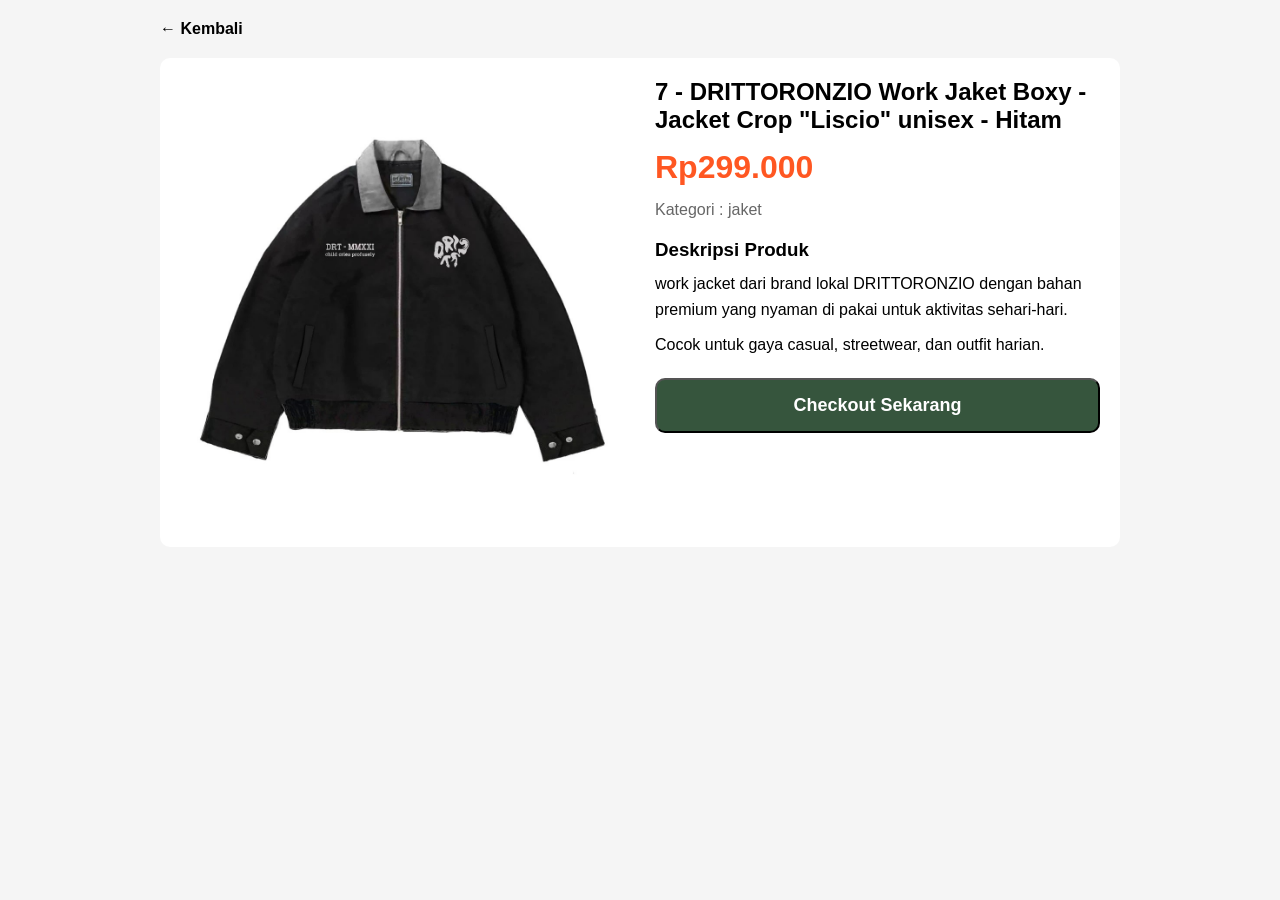
<file: detail 2.html>
<!DOCTYPE html>
<html lang="id">

<head>
    <meta charset="UTF-8">
    <meta name="viewport" content="width=device-width, initial-scale=1.0">
    <title>Detail Produk - FashDrop</title>
    <link rel="stylesheet" href="detail.css">
</head>

<body>

    <div class="container">

        <a href="index.html" class="back-btn">← Kembali</a>

        <div class="detail-produk">

            <div class="gambar-produk">
                <img src="produk no 7.png" alt="Produk">
            </div>

            <div class="info-produk">

                <h1>
                    7 - DRITTORONZIO Work Jaket Boxy - Jacket Crop "Liscio" unisex - Hitam
                </h1>

                <div class="harga">
                    Rp299.000
                </div>

                <div class="kategori">
                    Kategori : jaket
                </div>

                <div class="deskripsi">
                    <h3>Deskripsi Produk</h3>

                    <p>
                        work jacket dari brand lokal DRITTORONZIO dengan bahan
                        premium yang nyaman di pakai untuk aktivitas sehari-hari.
                    </p>

                    <p>
                        Cocok untuk gaya casual, streetwear, dan outfit harian.
                    </p>
                </div>

                <button class="checkout-btn">
                    Checkout Sekarang
                </button>

            </div>

        </div>

    </div>

</body>

</html>
</file>
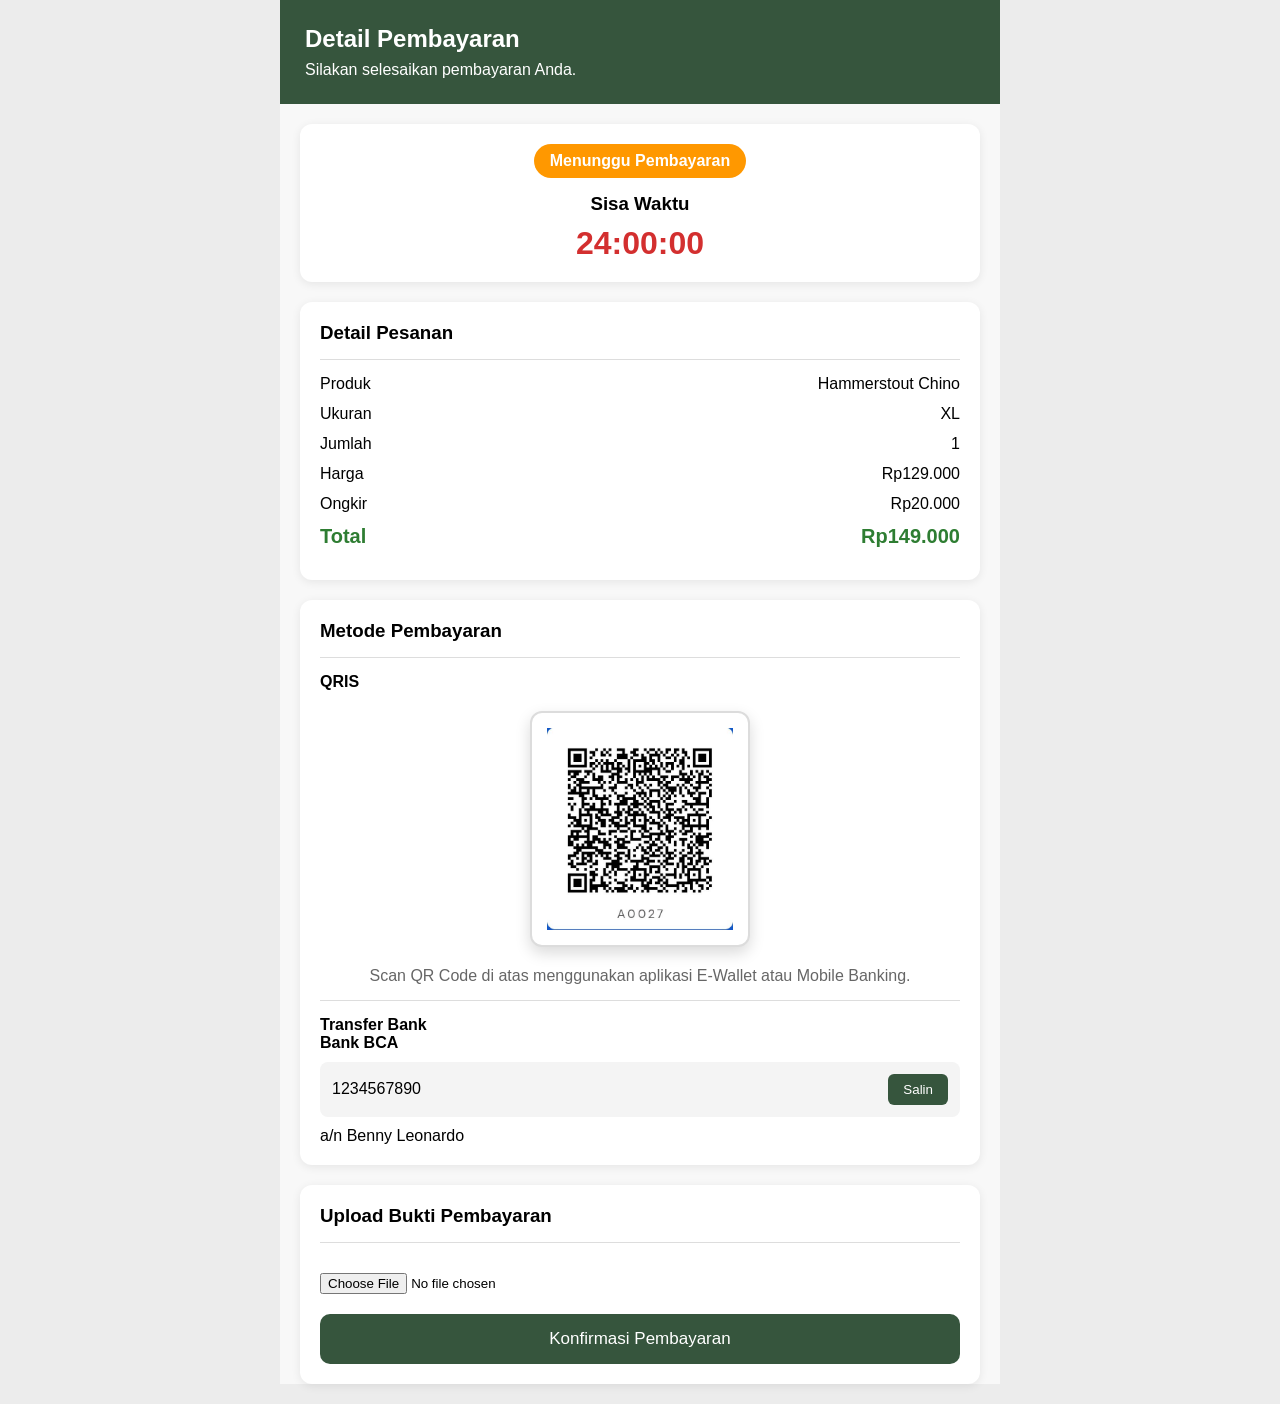
<file: detail-pembayaran.html>
<!DOCTYPE html>
<html lang="id">

<head>

    <meta charset="UTF-8">

    <meta name="viewport" content="width=device-width, initial-scale=1.0">

    <title>Detail Pembayaran - FashDrop</title>

    <link rel="stylesheet" href="detail-pembayaran.css">

</head>

<body>

    <div class="mobile-container">

        <!-- Header -->

        <header>

            <h2>Detail Pembayaran</h2>

            <p>Silakan selesaikan pembayaran Anda.</p>

        </header>

        <!-- Status -->

        <div class="status-card">

            <span class="status waiting">

                Menunggu Pembayaran

            </span>

            <h3>Sisa Waktu</h3>

            <h1 id="timer">24:00:00</h1>

        </div>

        <!-- Detail Produk -->

        <div class="card">

            <h3>Detail Pesanan</h3>

            <hr>

            <div class="row">

                <span>Produk</span>

                <span>Hammerstout Chino</span>

            </div>

            <div class="row">

                <span>Ukuran</span>

                <span>XL</span>

            </div>

            <div class="row">

                <span>Jumlah</span>

                <span>1</span>

            </div>

            <div class="row">

                <span>Harga</span>

                <span>Rp129.000</span>

            </div>

            <div class="row">

                <span>Ongkir</span>

                <span>Rp20.000</span>

            </div>

            <div class="row total">

                <span>Total</span>

                <span>Rp149.000</span>

            </div>

        </div>

        <!-- Pembayaran -->

        <div class="card">

            <h3>Metode Pembayaran</h3>

            <hr>

            <p><b>QRIS</b></p>

            <img src="qris 2.jpeg" class="qris">

            <p class="center">

                Scan QR Code di atas menggunakan aplikasi E-Wallet atau Mobile Banking.

            </p>

            <hr>

            <h4>Transfer Bank</h4>

            <p><b>Bank BCA</b></p>

            <div class="rekening">

                <span id="rekening">

                    1234567890

                </span>

                <button onclick="copyRekening()">

                    Salin

                </button>

            </div>

            <p>a/n Benny Leonardo</p>

        </div>

        <!-- Upload -->

        <div class="card">

            <h3>Upload Bukti Pembayaran</h3>

            <hr>

            <input type="file">

            <button class="upload-btn" onclick="konfirmasiPembayaran()">

                Konfirmasi Pembayaran

            </button>

        </div>

    </div>

    <script>

        function konfirmasiPembayaran() {

            alert("Pembayaran berhasil dikonfirmasi.\nPesanan Anda sedang menunggu verifikasi admin.");

            window.location.href = "pesanan.html";

        }

        function copyRekening() {

            navigator.clipboard.writeText("1234567890");

            alert("Nomor rekening berhasil disalin.");

        }

        // Countdown 24 jam

        let waktu = 86400;

        setInterval(function () {

            let jam = Math.floor(waktu / 3600);

            let menit = Math.floor((waktu % 3600) / 60);

            let detik = waktu % 60;

            document.getElementById("timer").innerHTML =

                String(jam).padStart(2, '0') + ":" +

                String(menit).padStart(2, '0') + ":" +

                String(detik).padStart(2, '0');

            if (waktu > 0) {

                waktu--;

            }

        }, 1000);

    </script>

</body>

</html>
</file>
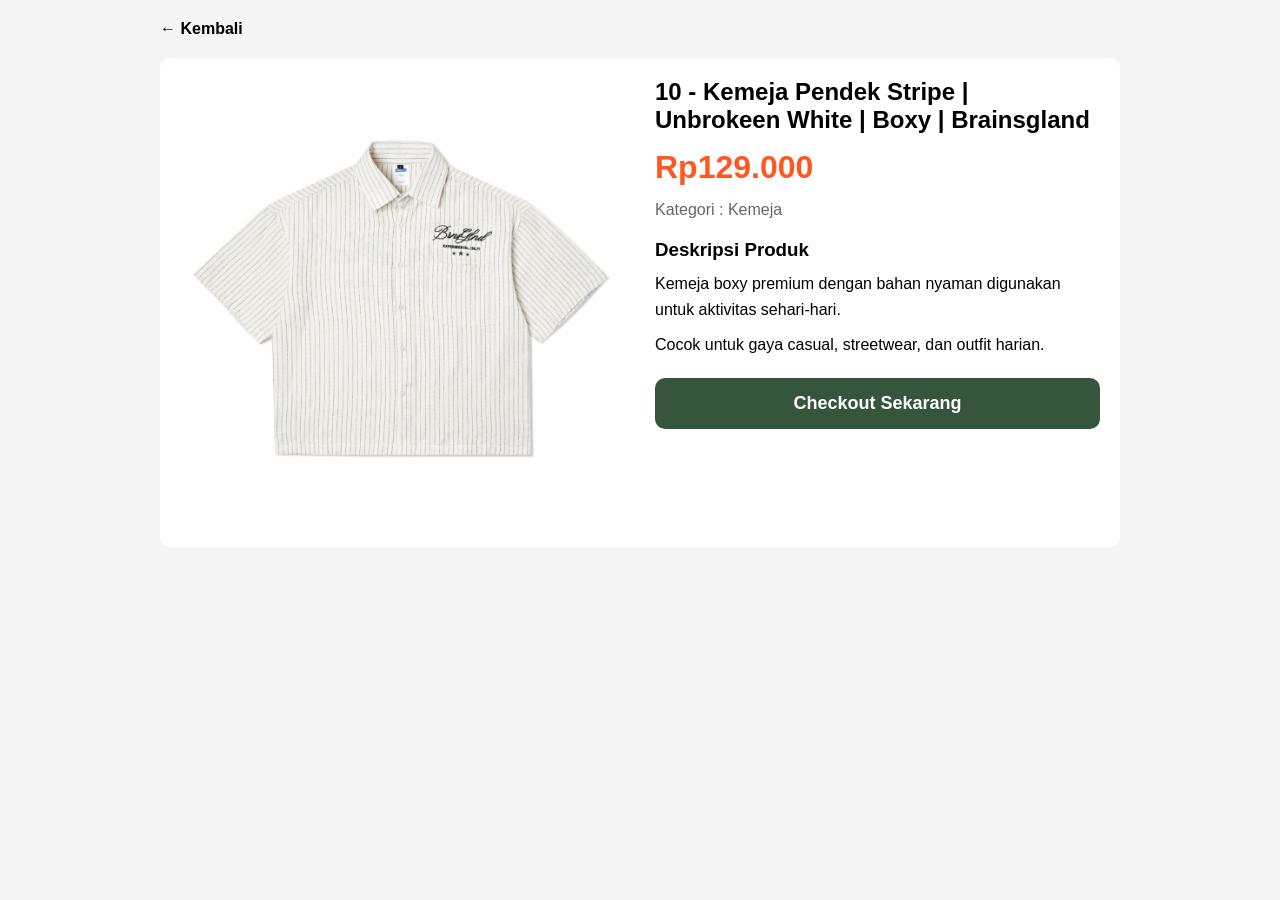
<file: detail.html>
<!DOCTYPE html>
<html lang="id">

<head>
    <meta charset="UTF-8">
    <meta name="viewport" content="width=device-width, initial-scale=1.0">
    <title>Detail Produk - FashDrop</title>
    <link rel="stylesheet" href="detail.css">
</head>

<body>

    <div class="container">

        <a href="index.html" class="back-btn">← Kembali</a>

        <div class="detail-produk">

            <div class="gambar-produk">
                <img src="produk no 10.png" alt="Produk">
            </div>

            <div class="info-produk">

                <h1>
                    10 - Kemeja Pendek Stripe | Unbrokeen White | Boxy | Brainsgland
                </h1>

                <div class="harga">
                    Rp129.000
                </div>

                <div class="kategori">
                    Kategori : Kemeja
                </div>

                <div class="deskripsi">
                    <h3>Deskripsi Produk</h3>

                    <p>
                        Kemeja boxy premium dengan bahan nyaman digunakan
                        untuk aktivitas sehari-hari.
                    </p>

                    <p>
                        Cocok untuk gaya casual, streetwear, dan outfit harian.
                    </p>
                </div>

                <a href="chekout.html" class="checkout-btn">
                    Checkout Sekarang
                </a>

            </div>

        </div>

    </div>

</body>

</html>
</file>
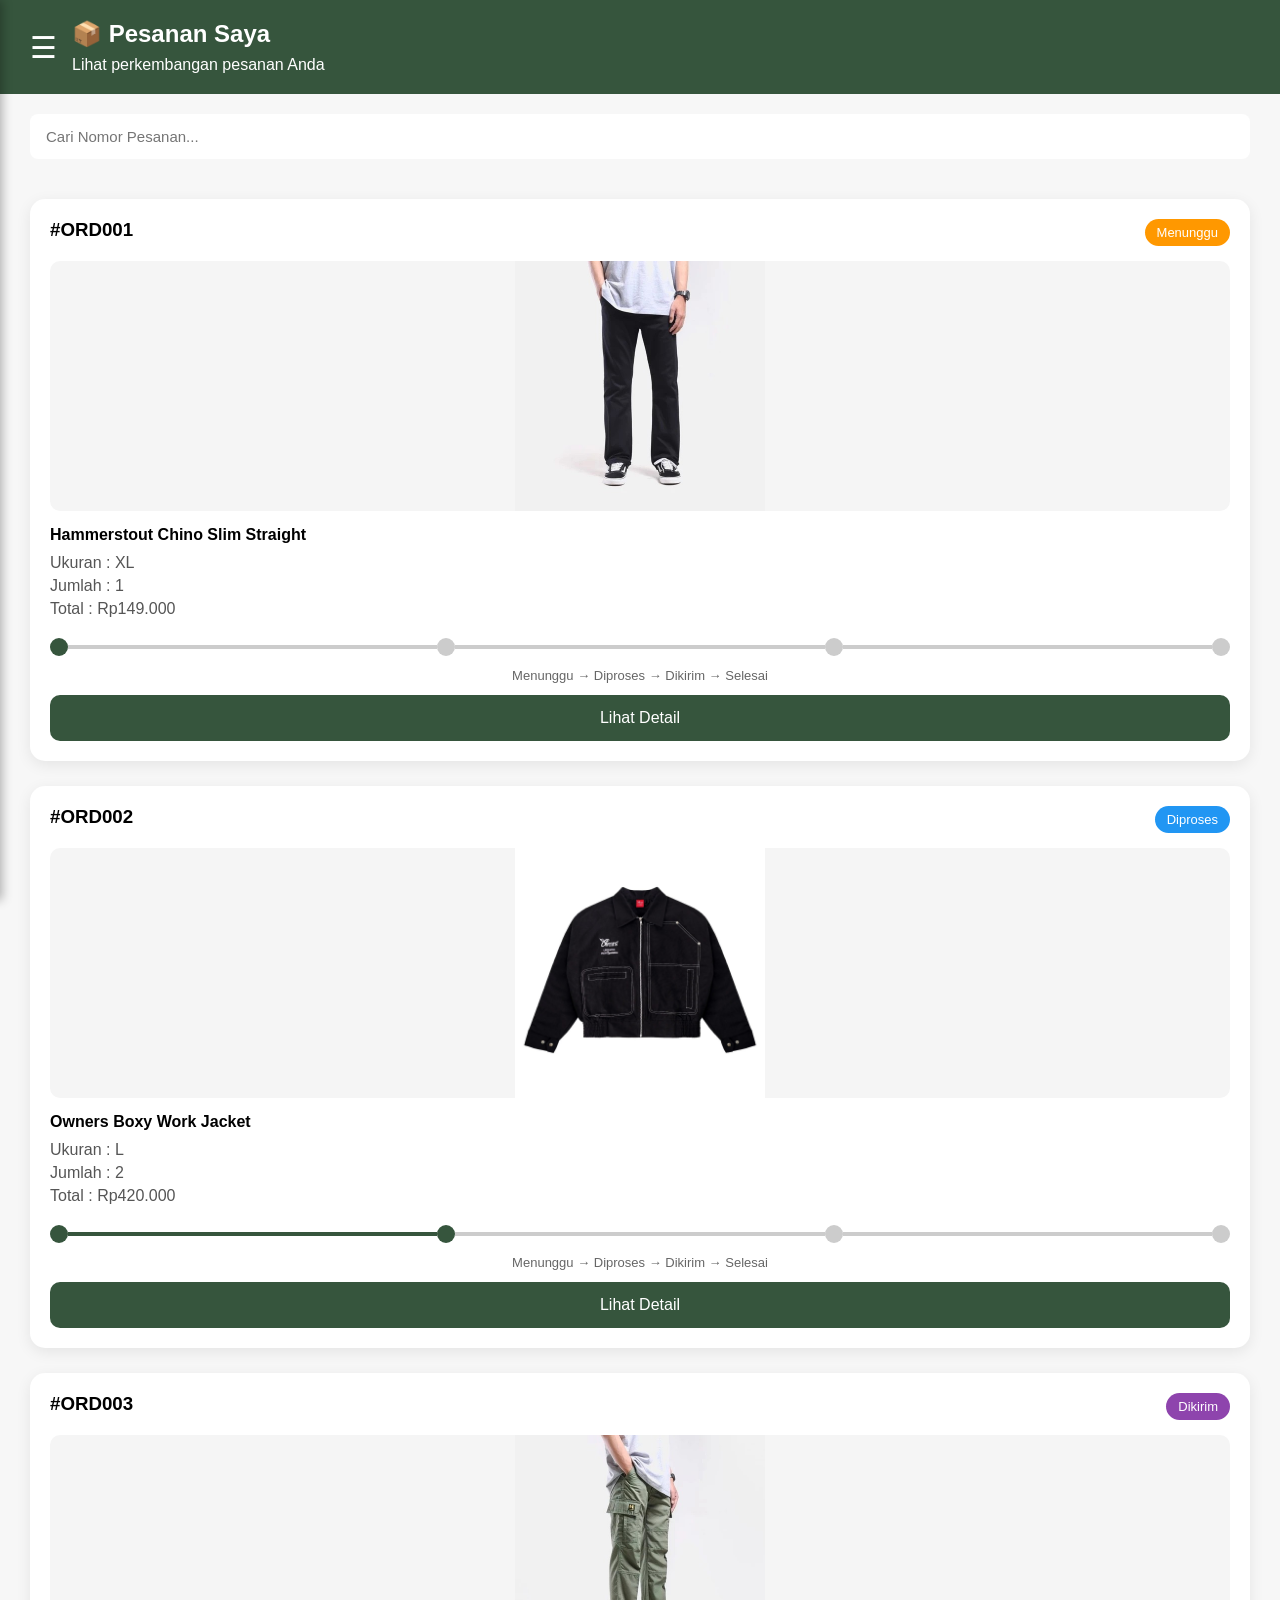
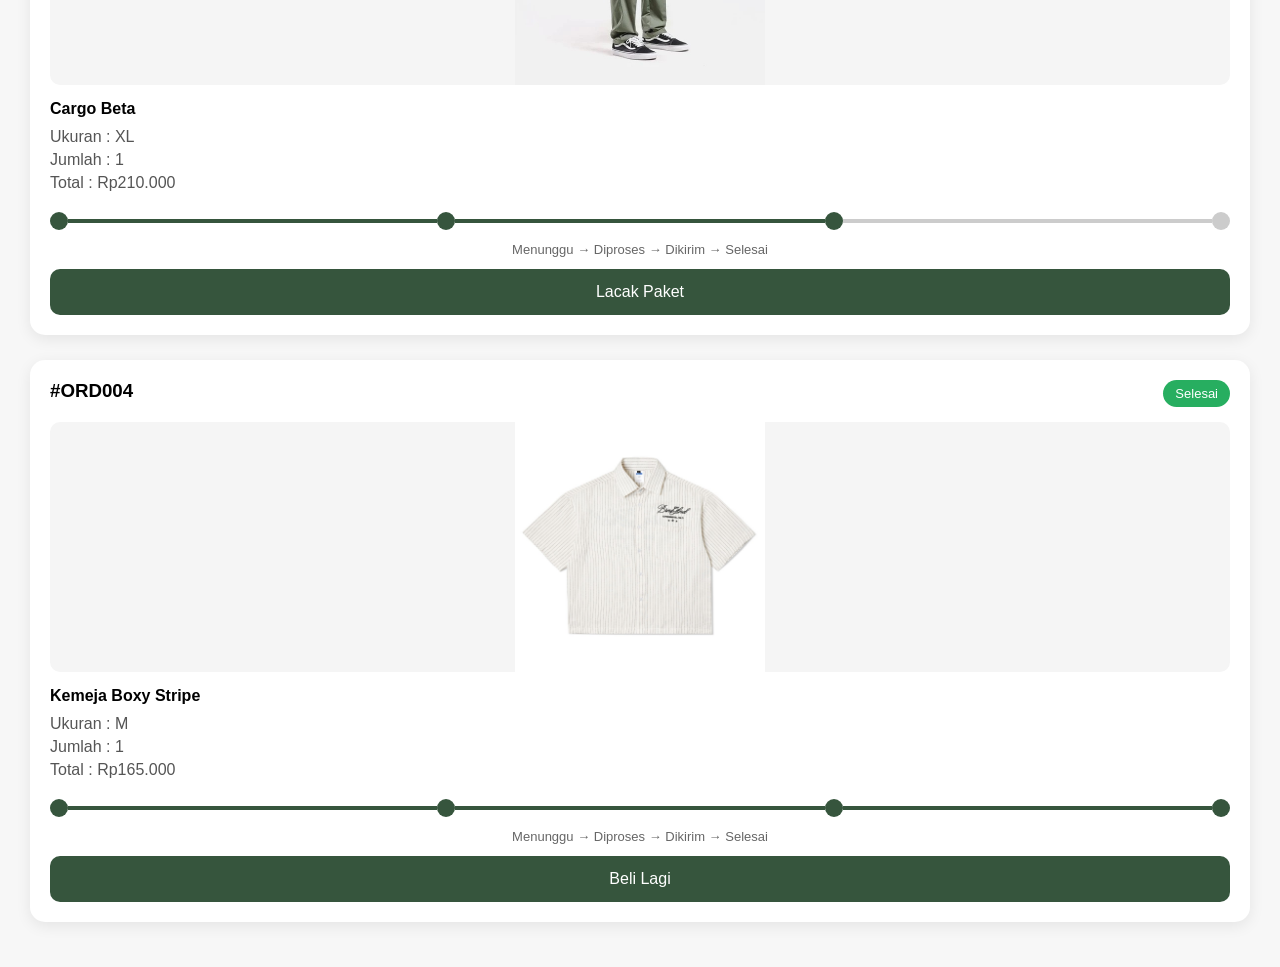
<file: pesanan.html>
<!DOCTYPE html>
<html lang="id">

<head>

    <meta charset="UTF-8">

    <meta name="viewport" content="width=device-width, initial-scale=1.0">

    <title>Pesanan Saya - FashDrop</title>

    <link rel="stylesheet" href="pesanan.css">

</head>

<body>

    <!-- Overlay -->
    <div id="overlay" class="overlay" onclick="closeSidebar()"></div>

    <!-- Sidebar -->
    <div id="sidebar" class="sidebar">

        <div class="sidebar-header">

            <img src="foto_Benny Leonardo (1).jpg" alt="Profile">

            <h3>Customer</h3>

            <p>Benny Leonardo</p>

        </div>

        <div class="sidebar-menu">

            <a href="index.html">🏠 Home</a>

            <a href="pesanan.html">📦 Pesanan Saya</a>

            <a href="#" onclick="openLogin()">🔑 Login</a>

        </div>

    </div>

    <div class="mobile-container">

        <header>

            <div class="header-top">

                <div class="menu-button" onclick="openSidebar()">
                    ☰
                </div>

                <div>

                    <h2>📦 Pesanan Saya</h2>

                    <p>Lihat perkembangan pesanan Anda</p>

                </div>

            </div>

        </header>

        <div class="search-box">

            <input type="text" placeholder="Cari Nomor Pesanan...">

        </div>

        <section class="order-list">

            <!-- ORDER 1 -->

            <div class="order-card">

                <div class="order-top">

                    <h3>#ORD001</h3>

                    <span class="status waiting">
                        Menunggu
                    </span>

                </div>

                <img src="produk no 1.png">

                <h4>Hammerstout Chino Slim Straight</h4>

                <p>Ukuran : XL</p>

                <p>Jumlah : 1</p>

                <p>Total : Rp149.000</p>

                <div class="progress">

                    <div class="step active"></div>

                    <div class="line"></div>

                    <div class="step"></div>

                    <div class="line"></div>

                    <div class="step"></div>

                    <div class="line"></div>

                    <div class="step"></div>

                </div>

                <div class="progress-text">

                    Menunggu → Diproses → Dikirim → Selesai

                </div>

                <button onclick="window.location.href='detail-pembayaran.html'">
                    Lihat Detail
                </button>

            </div>

            <!-- ORDER 2 -->

            <div class="order-card">

                <div class="order-top">

                    <h3>#ORD002</h3>

                    <span class="status process">
                        Diproses
                    </span>

                </div>

                <img src="produk no 9.png">

                <h4>Owners Boxy Work Jacket</h4>

                <p>Ukuran : L</p>

                <p>Jumlah : 2</p>

                <p>Total : Rp420.000</p>

                <div class="progress">

                    <div class="step active"></div>

                    <div class="line active"></div>

                    <div class="step active"></div>

                    <div class="line"></div>

                    <div class="step"></div>

                    <div class="line"></div>

                    <div class="step"></div>

                </div>

                <div class="progress-text">

                    Menunggu → Diproses → Dikirim → Selesai

                </div>

                <button>Lihat Detail</button>

            </div>

            <!-- ORDER 3 -->

            <div class="order-card">

                <div class="order-top">

                    <h3>#ORD003</h3>

                    <span class="status kirim">
                        Dikirim
                    </span>

                </div>

                <img src="produk no 2.png">

                <h4>Cargo Beta</h4>

                <p>Ukuran : XL</p>

                <p>Jumlah : 1</p>

                <p>Total : Rp210.000</p>

                <div class="progress">

                    <div class="step active"></div>

                    <div class="line active"></div>

                    <div class="step active"></div>

                    <div class="line active"></div>

                    <div class="step active"></div>

                    <div class="line"></div>

                    <div class="step"></div>

                </div>

                <div class="progress-text">

                    Menunggu → Diproses → Dikirim → Selesai

                </div>

                <button>Lacak Paket</button>

            </div>

            <!-- ORDER 4 -->

            <div class="order-card">

                <div class="order-top">

                    <h3>#ORD004</h3>

                    <span class="status finish">
                        Selesai
                    </span>

                </div>

                <img src="produk no 10.png">

                <h4>Kemeja Boxy Stripe</h4>

                <p>Ukuran : M</p>

                <p>Jumlah : 1</p>

                <p>Total : Rp165.000</p>

                <div class="progress">

                    <div class="step active"></div>

                    <div class="line active"></div>

                    <div class="step active"></div>

                    <div class="line active"></div>

                    <div class="step active"></div>

                    <div class="line active"></div>

                    <div class="step active"></div>

                </div>

                <div class="progress-text">

                    Menunggu → Diproses → Dikirim → Selesai

                </div>

                <button>Beli Lagi</button>

            </div>

        </section>

    </div>

    <script>

        function openSidebar() {

            document.getElementById("sidebar").classList.add("active");

            document.getElementById("overlay").classList.add("active");

        }

        function closeSidebar() {

            document.getElementById("sidebar").classList.remove("active");

            document.getElementById("overlay").classList.remove("active");

        }

    </script>

</body>

</html>
</file>
<file: style css.css>
* {
    margin: 0;
    padding: 0;
    box-sizing: border-box;
    font-family: Arial, sans-serif;
}

html,
body {
    margin: 0;
    padding: 0;
    width: 100%;
    min-height: 100%;
    overflow-x: hidden;
    background: #fcfbfb;
}

.mobile-container {
    width: 100%;
    min-height: 100vh;
    background: rgb(7, 50, 7);
    margin: 0;
    padding: 0;
}

/* ======================
   SIDEBAR
====================== */

.sidebar {
    position: fixed;
    top: 0;
    left: -280px;
    width: 280px;
    height: 100%;
    background: rgb(255, 255, 255);
    box-shadow: 2px 0 10px rgba(0, 0, 0, 0.3);
    transition: 0.3s;
    z-index: 2000;
}

.sidebar.active {
    left: 0;
}

.sidebar-header {
    background: #3a5542fe;
    color: white;
    padding: 20px;
    text-align: center;
}

.sidebar-header img {
    width: 80px;
    height: 80px;
    border-radius: 50%;
    object-fit: cover;
    background: white;
    margin-bottom: 10px;
}

.sidebar-menu {
    padding: 20px 0;
}

.sidebar-menu a {
    display: block;
    padding: 15px 20px;
    text-decoration: none;
    color: black;
    border-bottom: 1px solid #eee;
    transition: 0.2s;
}

.sidebar-menu a:hover {
    background: #f5f5f5;
}

.overlay {
    position: fixed;
    top: 0;
    left: 0;
    width: 100%;
    height: 100%;
    background: rgba(0, 0, 0, 0.5);
    display: none;
    z-index: 1999;
}

.overlay.active {
    display: block;
}

/* ======================
   HEADER
====================== */

header {
    background: #4a5c50ad;
    padding: 15px;
}

/* SEARCH + MENU */

.search-container {
    display: flex;
    align-items: center;
    gap: 10px;
}

.search-box {
    flex: 1;
}

.search-box input {
    width: 100%;
    padding: 12px;
    border: none;
    border-radius: 5px;
    font-size: 16px;
}

.menu-button {
    font-size: 30px;
    color: white;
    cursor: pointer;
    user-select: none;
    padding: 0 10px;
}

/* ======================
   INFO TOKO
====================== */

.store-info {
    display: flex;
    align-items: center;
    margin-top: 15px;
}

.store-content {
    display: flex;
    flex-direction: column;
}

.logo img {
    width: 100px;
    height: 100px;
    border-radius: 50%;
    object-fit: cover;
    background: white;
}

.store-judul {
    margin-left: 15px;
    color: white;
    font-family: 'Poppins', sans-serif;
    font-style: italic;
}

.store-text {
    margin-left: 15px;
    color: #f5f5f5;
    font-family: 'Poppins', sans-serif;
    font-style: italic;
    text-align: left;
}

.store-judul h2 {
    margin-bottom: 5px;
}

/* ======================
   FILTER
====================== */

.filter-header {
    background: rgb(181, 170, 170);
    text-align: center;
    padding: 10px;
    cursor: pointer;
    border-top: 1px solid #ffffff;
    border-bottom: 1px solid #ffffff;
}

.filter-content {
    display: none;
    padding: 15px;
    background: white;
}

.filter-content select {
    width: 100%;
    padding: 10px;
}

/* ======================
   MAIN
====================== */

main {
    min-height: 400px;
    padding: 20px;
}

.empty-state {
    text-align: center;
    color: gray;
    margin-top: 100px;
}

/* ======================
   PRODUK
====================== */

.product-grid {
    display: grid;
    grid-template-columns: repeat(2, 1fr);
    gap: 12px;
}

.product-card {
    background: white;
    border-radius: 8px;
    overflow: hidden;
    box-shadow: 0 2px 5px rgba(0, 0, 0, 0.1);
    transition: 0.3s;
}

.product-card:hover {
    transform: translateY(-3px);
}

.product-card img {
    width: 100%;
    aspect-ratio: 4/5;
    object-fit: cover;
    display: block;
}


.product-info {
    padding: 16px;
}

.product-info h3 {
    font-size: 20px;
    font-weight: 600;
    line-height: 1.5;
    color: #222;
}

/* LINK PRODUK */

.product-grid a {
    text-decoration: none;
    color: inherit;
}

/* ======================
   RESPONSIVE
====================== */

/* Laptop */
@media (min-width: 721px) {

    .product-grid {
        grid-template-columns: repeat(3, 1fr);
    }

}

/* Tablet */
@media (max-width: 720px) {

    .mobile-container {
        width: 100%;
    }

    .store-info {
        display: flex;
        align-items: center;
    }

    .product-grid {
        grid-template-columns: repeat(2, 1fr);
    }

    .product-card img {
        height: 200px;
    }

    .login-box {
        width: 90%;
    }

}

/* Smartphone */
@media (max-width: 480px) {

    header {
        padding: 12px;
    }

    .search-container {
        gap: 8px;
    }

    .search-box input {
        font-size: 14px;
        padding: 10px;
    }

    .menu-button {
        font-size: 26px;
    }

    .logo img {
        width: 80px;
        height: 80px;
    }

    .store-judul h2 {
        font-size: 20px;
    }

    .store-text {
        font-size: 13px;
    }

    .product-grid {
        grid-template-columns: repeat(2, 1fr);
        gap: 10px;
    }

    .product-card img {
        height: 170px;
    }

    .product-info h3 {
        font-size: 13px;
    }

    .login-box {
        width: 90%;
        padding: 20px;
    }

}

/* HP Sangat Kecil */
@media (max-width: 360px) {

    .product-grid {
        grid-template-columns: 1fr;
    }

    .logo img {
        width: 70px;
        height: 70px;
    }

    .store-judul h2 {
        font-size: 18px;
    }

    .store-text {
        font-size: 12px;
    }

    .menu-button {
        font-size: 22px;
    }

    .search-box input {
        font-size: 13px;
        padding: 8px;
    }

    .product-card img {
        height: 220px;
    }

}

/* ================= LOGIN POPUP ================= */

.login-overlay {

    position: fixed;
    top: 0;
    left: 0;
    width: 100%;
    height: 100%;
    background: rgba(0, 0, 0, .6);

    display: none;

    justify-content: center;
    align-items: center;

    z-index: 3000;

}

.login-box {

    width: 360px;
    background: white;
    padding: 30px;
    border-radius: 12px;
    position: relative;

    animation: popup .3s;

}

@keyframes popup {

    from {

        transform: scale(.8);

        opacity: 0;

    }

    to {

        transform: scale(1);

        opacity: 1;

    }

}

.login-box h2 {

    text-align: center;
    margin-bottom: 20px;

}

.login-box input {

    width: 100%;
    padding: 12px;
    margin: 10px 0;
    border: 1px solid #ccc;
    border-radius: 8px;

}

.btn-login {

    width: 100%;
    padding: 12px;
    margin-top: 15px;

    background: #36553d;

    color: white;

    border: none;

    border-radius: 8px;

    cursor: pointer;

}

.btn-login:hover {

    background: #2c4632;

}

.switch-text {

    text-align: center;

    margin-top: 20px;

}

.switch-text a {

    color: #36553d;

    font-weight: bold;

    text-decoration: none;

}

.close {

    position: absolute;

    right: 18px;

    top: 10px;

    font-size: 28px;

    cursor: pointer;

}
</file>
<file: admin.css>
/* ==========================
   RESET
========================== */

* {
    margin: 0;
    padding: 0;
    box-sizing: border-box;
    font-family: Arial, sans-serif;
}

html,
body {
    margin: 0;
    padding: 0;
    width: 100%;
    min-height: 100%;
    overflow-x: hidden;
    background: #ececec;
}

.header-top {

    display: flex;
    align-items: center;
    gap: 15px;

    margin-bottom: 10px;

}

.menu-button {

    font-size: 30px;

    cursor: pointer;

    color: white;

    user-select: none;

}

.sidebar {
    position: fixed;
    top: 0;
    left: -280px;
    width: 280px;
    height: 100%;
    background: white;
    transition: .3s;
    z-index: 1000;
    box-shadow: 2px 0 10px rgba(0, 0, 0, .2);
}

.sidebar.active {
    left: 0;
}

.overlay {
    position: fixed;
    top: 0;
    left: 0;
    width: 100%;
    height: 100%;
    background: rgba(0, 0, 0, .4);
    display: none;
    z-index: 999;
}

.overlay.active {
    display: block;
}

.sidebar-header {
    background: #36553d;
    color: white;
    text-align: center;
    padding: 20px;
}

.sidebar-header img {
    width: 80px;
    height: 80px;
    border-radius: 50%;
    object-fit: cover;
}

.sidebar-menu a {
    display: block;
    padding: 15px 20px;
    text-decoration: none;
    color: #333;
    border-bottom: 1px solid #eee;
}

.sidebar-menu a:hover {
    background: #f5f5f5;
}

/* ==========================
   CONTAINER
========================== */

.mobile-container {
    width: 100%;
    min-height: 100vh;
    background: #f8f8f8;
}

/* ==========================
   HEADER
========================== */

header {
    background: #36553d;
    padding: 20px 30px;
}

header h2 {
    font-size: 28px;
    margin-bottom: 8px;
}

header p {
    color: #d7d7d7;
}

/* ==========================
   DASHBOARD
========================== */

.dashboard {
    display: grid;
    grid-template-columns: repeat(auto-fit, minmax(250px, 1fr));
    gap: 20px;
    padding: 20px;
}

.card-stat {

    padding: 30px;

    border-radius: 15px;

    box-shadow: 0 5px 15px rgba(0, 0, 0, .1);

    transition: .3s;

}

.card-stat:hover {

    transform: translateY(-5px);

}

.card-stat h3 {

    font-size: 34px;
    margin-bottom: 8px;
    color: #2d2d2d;

}

.card-stat p {

    color: #666;

}

.orange {

    border-left: 8px solid orange;

}

.blue {

    border-left: 8px solid dodgerblue;

}

.green {

    border-left: 8px solid seagreen;

}

/* ==========================
   JUDUL
========================== */

.judul {

    padding: 0 20px 15px;

}

.judul h3 {

    color: #333;

}

/* ==========================
   CARD PESANAN
========================== */

.order-list{

padding:20px 30px;

}

.order-card {

    background: white;
    border-radius: 12px;
    margin-bottom: 20px;
    padding: 18px;
    box-shadow: 0 2px 10px rgba(0, 0, 0, .08);

}

.order-header {

    display: flex;
    justify-content: space-between;
    align-items: center;
    margin-bottom: 15px;

}

.order-header h3 {

    color: #2c2c2c;

}

.order-card p {

    margin: 8px 0;
    color: #555;

}

/* ==========================
   STATUS
========================== */

.status {

    padding: 6px 12px;
    border-radius: 30px;
    color: white;
    font-size: 13px;
    font-weight: bold;

}

.waiting {

    background: #ff9800;

}

.process {

    background: #2196f3;

}

.finish {

    background: #4caf50;

}


/* ==========================
   BUTTON
========================== */

.button-group {

    display: flex;
    gap: 10px;
    margin-top: 18px;

}

.button-group button {

    flex: 1;
    border: none;
    padding: 12px;
    border-radius: 8px;
    cursor: pointer;
    font-weight: bold;
    transition: .3s;

}

.detail {

    background: #555;
    color: white;

}

.proses {

    background: #ff9800;
    color: white;

}

.kirim {

    background: #2196f3;
    color: white;

}

.button-group button:hover {

    transform: translateY(-2px);

}

.status-btn {

    flex: 1;

    border: none;

    border-radius: 8px;

    padding: 12px;

    color: white;

    font-weight: bold;

    cursor: pointer;

    outline: none;

    transition: .3s;

    background: #ff9800;

}

.status-btn.process {

    background: #2196f3;

}

.status-btn.kirim {

    background: #9c27b0;

}

.status-btn.finish {

    background: #4caf50;

}

/* ==========================
   RESPONSIVE
========================== */

/* Tablet */

@media(max-width:768px){

.dashboard{

grid-template-columns:repeat(2,1fr);

}

.button-group{

flex-direction:column;

}

}

/* HP */

@media(max-width:480px){

.dashboard{

grid-template-columns:1fr;

}

header h2{

font-size:24px;

}

header p{

font-size:14px;

}

.button-group{

flex-direction:column;

}

}
</file>
<file: chekout.css>
* {

    margin: 0;
    padding: 0;
    box-sizing: border-box;
    font-family: Arial, sans-serif;

}

body {

    background: #ececec;

}

.mobile-container {

    max-width: 720px;
    margin: auto;
    background: #f7f7f7;
    min-height: 100vh;

}

/* HEADER */

header {

    background: #36553d;
    color: white;
    padding: 20px;

}

.header-top {

    display: flex;
    align-items: center;
    gap: 15px;

}

.menu-button {

    font-size: 30px;
    cursor: pointer;

}

/* SIDEBAR */

.sidebar {

    position: fixed;
    top: 0;
    left: -280px;
    width: 280px;
    height: 100%;
    background: white;
    transition: .3s;
    z-index: 1000;
    box-shadow: 2px 0 10px rgba(0, 0, 0, .3);

}

.sidebar.active {

    left: 0;

}

.sidebar-header {

    background: #36553d;
    color: white;
    text-align: center;
    padding: 20px;

}

.sidebar-header img {

    width: 80px;
    height: 80px;
    border-radius: 50%;
    margin-bottom: 10px;

}

.sidebar-menu {

    padding: 20px 0;

}

.sidebar-menu a {

    display: block;
    padding: 15px 20px;
    text-decoration: none;
    color: #333;
    border-bottom: 1px solid #eee;

}

.sidebar-menu a:hover {

    background: #f4f4f4;

}

.overlay {

    position: fixed;
    width: 100%;
    height: 100%;
    background: rgba(0, 0, 0, .4);
    display: none;
    z-index: 999;

}

.overlay.active {

    display: block;

}

/* CHECKOUT */

.checkout {

    padding: 20px;

}

.produk-img {

    width: 100%;
    border-radius: 10px;
    margin-bottom: 15px;

}

.checkout h3 {

    margin-bottom: 10px;

}

.harga {

    color: #2e7d32;
    font-size: 22px;
    font-weight: bold;
    margin-bottom: 20px;

}

.checkout label {

    display: block;
    margin-top: 18px;
    margin-bottom: 8px;
    font-weight: bold;

}

.checkout input,
.checkout textarea,
.checkout select {

    width: 100%;
    padding: 12px;
    border: 1px solid #ccc;
    border-radius: 8px;

}

.ringkasan {

    margin-top: 25px;
    background: white;
    padding: 15px;
    border-radius: 10px;
    box-shadow: 0 2px 10px rgba(0, 0, 0, .08);

}

.row {

    display: flex;
    justify-content: space-between;
    margin: 10px 0;

}

.total {

    font-size: 18px;
    font-weight: bold;
    color: #2e7d32;

}

.checkout-btn {

    width: 100%;
    margin-top: 25px;
    padding: 15px;
    border: none;
    border-radius: 10px;
    background: #36553d;
    color: white;
    font-size: 18px;
    cursor: pointer;
    transition: .3s;

}

.checkout-btn:hover {

    background: #29412d;

}

@media(max-width:480px) {

    .checkout {

        padding: 15px;

    }

}
</file>
<file: detail.css>
* {
    margin: 0;
    padding: 0;
    box-sizing: border-box;
}

body {
    background: #f5f5f5;
    font-family: Arial, sans-serif;
}

.container {
    max-width: 1000px;
    margin: auto;
    padding: 20px;
}

.back-btn {
    display: inline-block;
    margin-bottom: 20px;
    text-decoration: none;
    color: black;
    font-weight: bold;
}

.detail-produk {
    display: flex;
    gap: 30px;
    background: white;
    padding: 20px;
    border-radius: 10px;
}

.gambar-produk {
    flex: 1;
}

.gambar-produk img {
    width: 100%;
    border-radius: 10px;
}

.info-produk {
    flex: 1;
}

.info-produk h1 {
    font-size: 24px;
    margin-bottom: 15px;
}

.harga {
    font-size: 32px;
    font-weight: bold;
    color: #ff5722;
    margin-bottom: 15px;
}

.kategori {
    margin-bottom: 20px;
    color: #666;
}

.deskripsi h3 {
    margin-bottom: 10px;
}

.deskripsi p {
    margin-bottom: 10px;
    line-height: 1.6;
}

.checkout-btn{

    display:block;
    width:100%;
    text-align:center;
    text-decoration:none;

    padding:15px;

    background:#36553d;
    color:white;

    border-radius:10px;

    font-size:18px;
    font-weight:bold;

    margin-top:20px;

    transition:.3s;

}

.checkout-btn:hover{

    background:#29412d;

}
</file>
<file: detail-pembayaran.css>
* {

    margin: 0;

    padding: 0;

    box-sizing: border-box;

    font-family: Arial, sans-serif;

}

body {

    background: #ececec;

}

.mobile-container {

    max-width: 720px;

    margin: auto;

    background: #f8f8f8;

    min-height: 100vh;

}

header {

    background: #36553d;

    color: white;

    padding: 25px;

}

header h2 {

    margin-bottom: 8px;

}

.status-card {

    background: white;

    margin: 20px;

    padding: 20px;

    border-radius: 12px;

    text-align: center;

    box-shadow: 0 2px 10px rgba(0, 0, 0, .08);

}

.status {

    display: inline-block;

    background: #ff9800;

    color: white;

    padding: 8px 16px;

    border-radius: 20px;

    font-weight: bold;

    margin-bottom: 15px;

}

.status-card h1 {

    color: #d32f2f;

    margin-top: 10px;

}

.card {

    background: white;

    margin: 20px;

    padding: 20px;

    border-radius: 12px;

    box-shadow: 0 2px 10px rgba(0, 0, 0, .08);

}

.card h3 {

    margin-bottom: 15px;

}

.card hr {

    margin: 15px 0;

    border: none;

    border-top: 1px solid #ddd;

}

.row {

    display: flex;

    justify-content: space-between;

    margin: 12px 0;

}

.total {

    font-size: 20px;

    font-weight: bold;

    color: #2e7d32;

}

.qris {

    width: 220px;

    display: block;

    margin: 20px auto;

    padding:15px;

    background:#ffffff;

    border:2px solid #dcdcdc;

    border-radius:12px;

    box-shadow:0 6px 15px rgba(0,0,0,.15);

    transition:.3s;

}

.center {

    text-align: center;

    color: #666;

}

.rekening {

    display: flex;

    justify-content: space-between;

    align-items: center;

    background: #f4f4f4;

    padding: 12px;

    border-radius: 8px;

    margin: 10px 0;

}

.rekening button {

    background: #36553d;

    color: white;

    border: none;

    padding: 8px 15px;

    border-radius: 6px;

    cursor: pointer;

}

input[type=file] {

    width: 100%;

    margin-top: 15px;

}

.upload-btn {

    width: 100%;

    margin-top: 20px;

    padding: 15px;

    border: none;

    border-radius: 10px;

    background: #36553d;

    color: white;

    font-size: 17px;

    cursor: pointer;

}

.upload-btn:hover {

    background: #29412d;

}

@media(max-width:480px) {

    .card {

        margin: 15px;

    }

}
</file>
<file: pesanan.css>
* {

    margin: 0;
    padding: 0;
    box-sizing: border-box;
    font-family: Arial, sans-serif;

}

html,
body {

    margin: 0;
    padding: 0;
    width: 100%;
    min-height: 100%;
    overflow-x: hidden;
    background: #ececec;

}

.header-top {

    display: flex;
    align-items: center;
    gap: 15px;

}

.menu-button {

    font-size: 30px;
    color: white;
    cursor: pointer;
    user-select: none;

}

/* ==========================
   SIDEBAR
========================== */

.sidebar {

    position: fixed;
    top: 0;
    left: -280px;
    width: 280px;
    height: 100%;
    background: white;
    box-shadow: 2px 0 10px rgba(0, 0, 0, .3);
    transition: .3s;
    z-index: 2000;

}

.sidebar.active {

    left: 0;

}

.sidebar-header {

    background: #36553d;
    color: white;
    text-align: center;
    padding: 20px;

}

.sidebar-header img {

    width: 80px;
    height: 80px;
    border-radius: 50%;
    object-fit: cover;
    margin-bottom: 10px;
    background: white;

}

.sidebar-menu {

    padding: 20px 0;

}

.sidebar-menu a {

    display: block;
    padding: 15px 20px;
    color: #333;
    text-decoration: none;
    border-bottom: 1px solid #eee;

}

.sidebar-menu a:hover {

    background: #f5f5f5;

}

.overlay {

    position: fixed;
    top: 0;
    left: 0;
    width: 100%;
    height: 100%;
    background: rgba(0, 0, 0, .4);
    display: none;
    z-index: 1999;

}

.overlay.active {

    display: block;

}

.mobile-container {

    width: 100%;
    min-height: 100vh;
    background: #f7f7f7;

}

header {

    background: #36553d;
    color: white;
    padding: 20px 30px;

}

header h2 {

    margin-bottom: 8px;

}

.search-box {

    padding: 20px 30px;

}

.search-box input {

    width: 100%;
    padding: 14px 16px;
    border: none;
    border-radius: 8px;
    font-size: 15px;

}

.order-list {

    padding: 20px 30px;

}

.order-card {

    background: white;
    padding: 20px;
    border-radius: 15px;
    margin-bottom: 25px;
    box-shadow: 0 4px 15px rgba(0, 0, 0, .08);
    transition: .3s;

}

.order-card:hover {

    transform: translateY(-3px);

}

.order-top {

    display: flex;
    justify-content: space-between;
    margin-bottom: 15px;

}

.order-card img {
    width: 100%;
    height: 250px;
    object-fit: contain;
    background: #f5f5f5;
    border-radius: 10px;
    margin-bottom: 15px;
    display: block;
}

.order-card h4 {

    margin-bottom: 10px;

}

.order-card p {

    margin: 5px 0;
    color: #555;

}

.status {

    color: white;
    padding: 6px 12px;
    border-radius: 20px;
    font-size: 13px;

}

.waiting {

    background: #ff9800;

}

.process {

    background: #2196f3;

}

.kirim {

    background: #8e44ad;

}

.finish {

    background: #27ae60;

}

.progress {

    display: flex;
    align-items: center;
    margin-top: 20px;

}

.step {

    width: 18px;
    height: 18px;
    border-radius: 50%;
    background: #ccc;

}

.step.active {

    background: #36553d;

}

.line {

    flex: 1;
    height: 4px;
    background: #ccc;

}

.line.active {

    background: #36553d;

}

.progress-text {

    text-align: center;
    font-size: 13px;
    margin: 12px 0;
    color: #666;

}

button {

    width: 100%;
    padding: 14px;
    border: none;
    border-radius: 10px;
    background: #36553d;
    color: white;
    font-size: 16px;
    cursor: pointer;
    transition: .3s;

}

button:hover {

    background: #28412e;
    transform: translateY(-2px);

}

button:hover {

    background: #28412e;

}

/* Tablet */

@media(max-width:768px) {

    .mobile-container {

        width: 100%;

    }

    .search-box {

        padding: 20px;

    }

    .order-list {

        padding: 20px;

    }

}

/* HP */

@media(max-width:480px) {

    header {

        padding: 15px;

    }

    header h2 {

        font-size: 22px;

    }

    .search-box {

        padding: 15px;

    }

    .order-list {

        padding: 15px;

    }

    .order-card {

        padding: 15px;

    }

}
</file>
